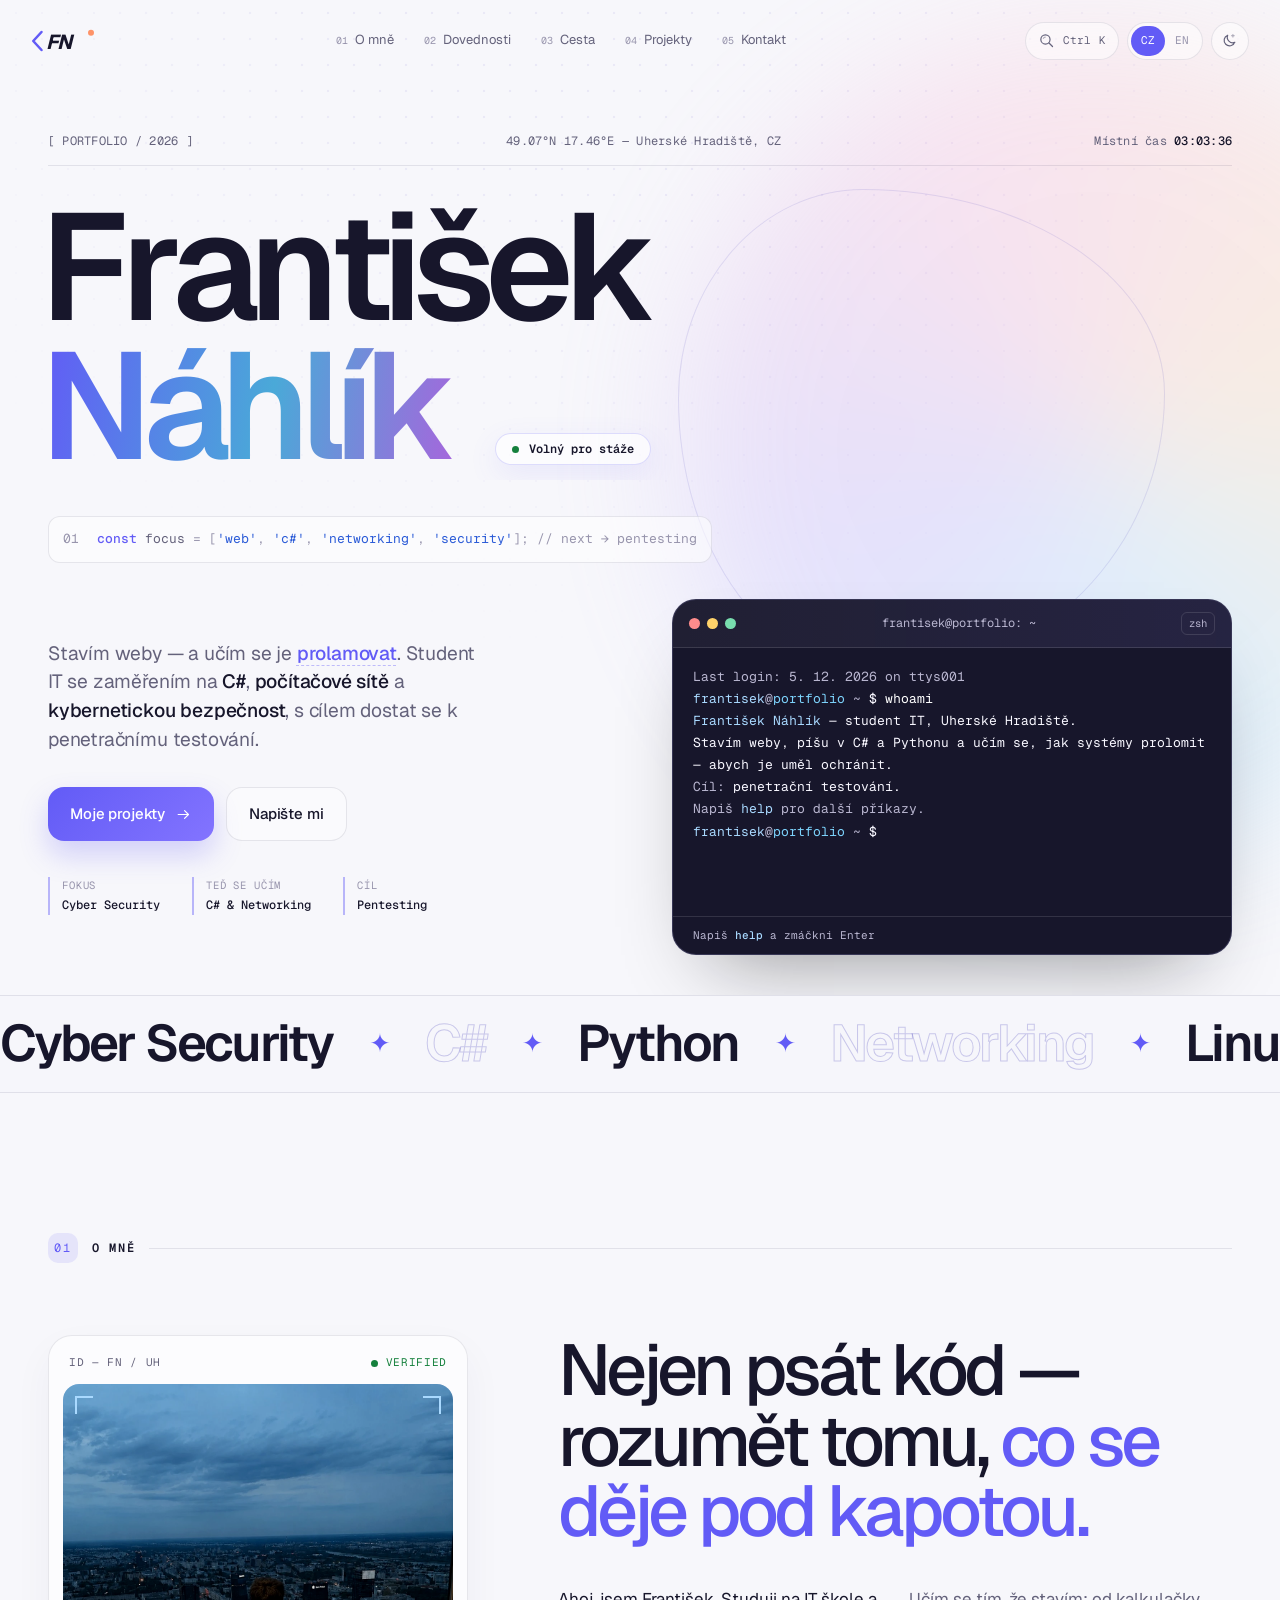
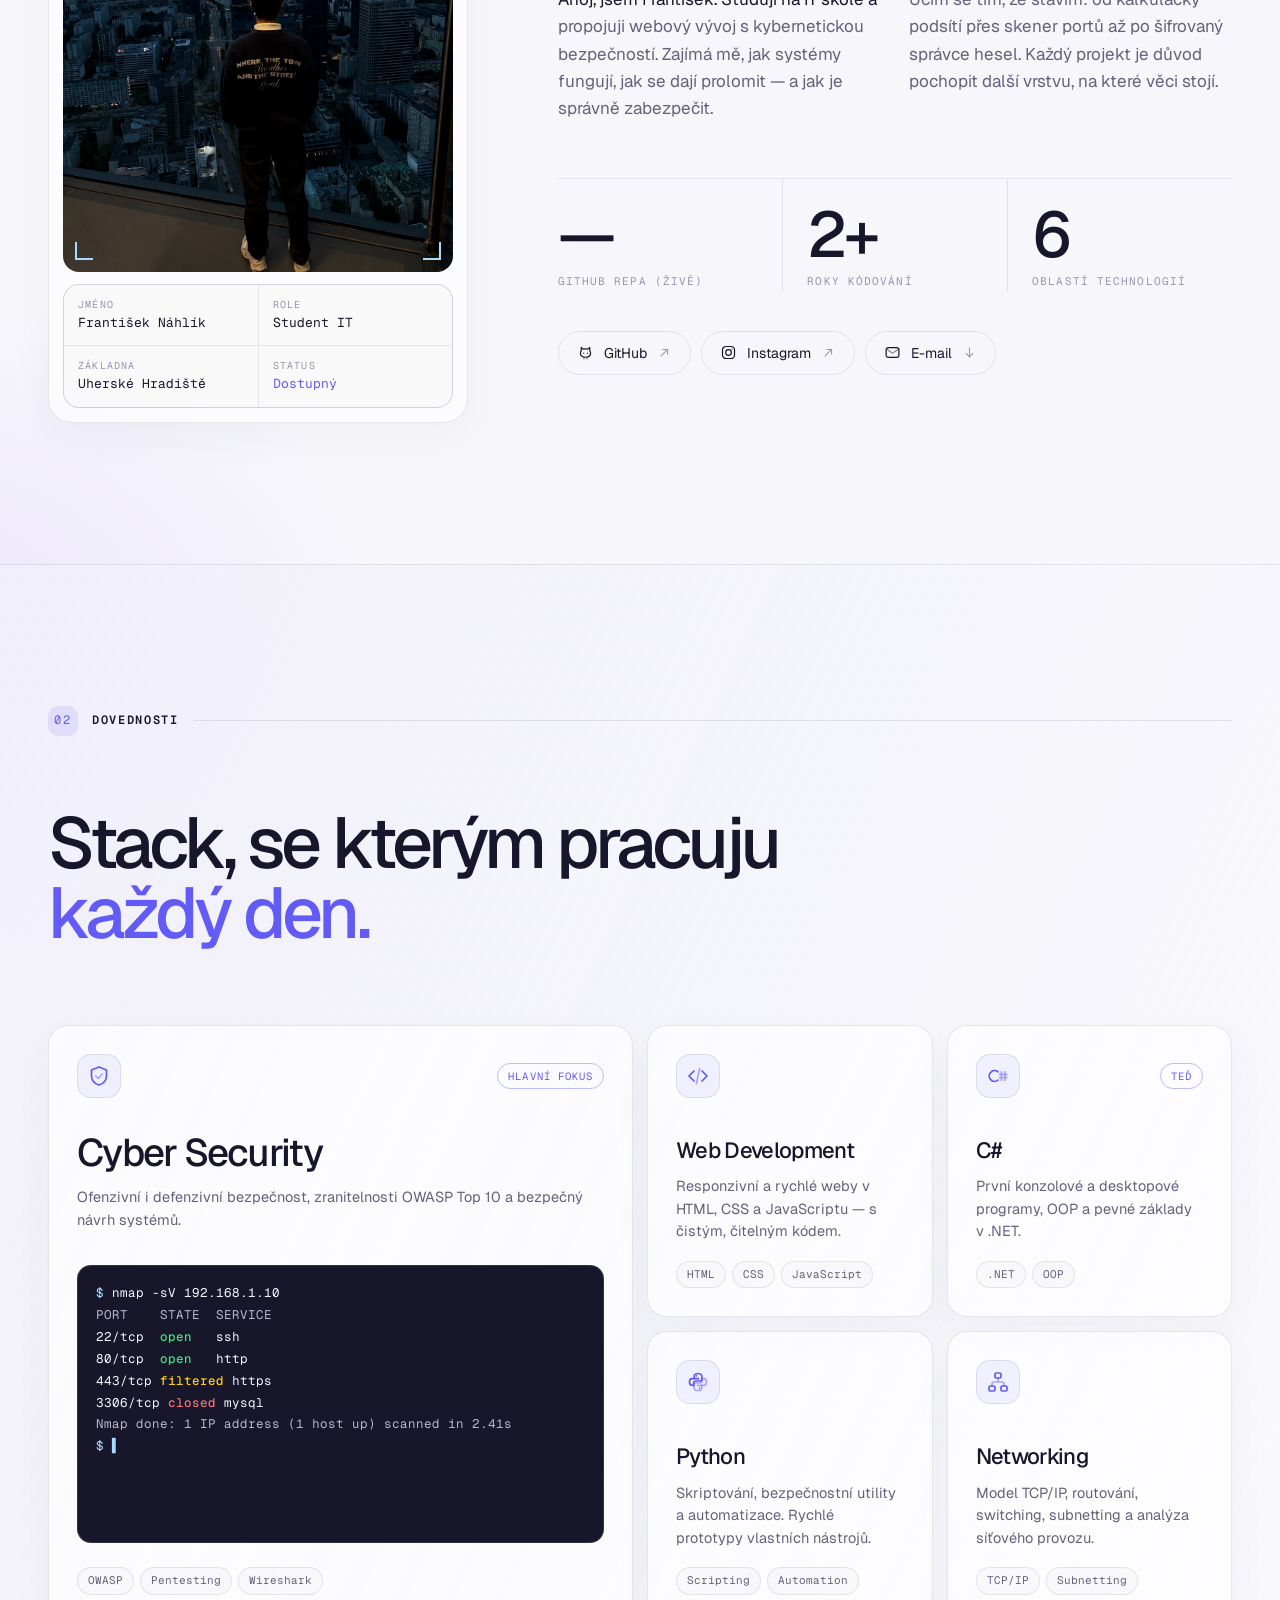
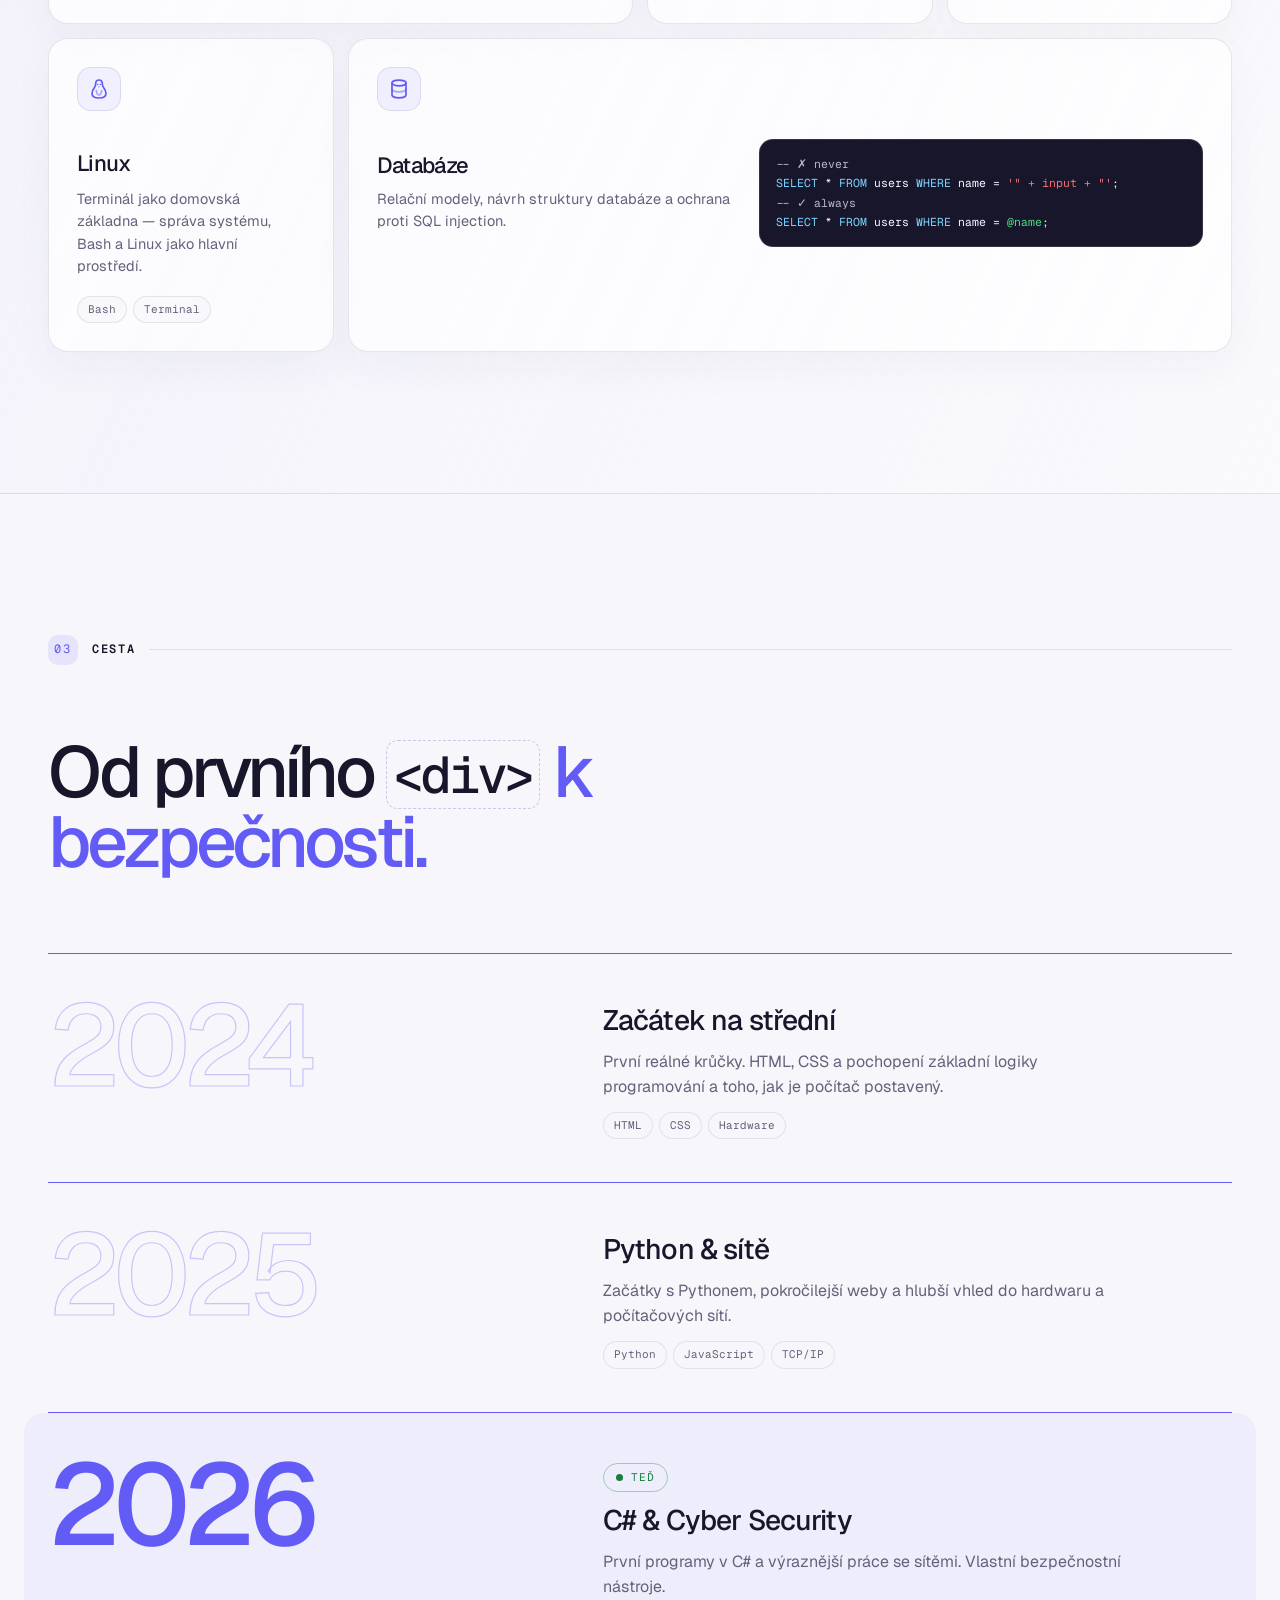
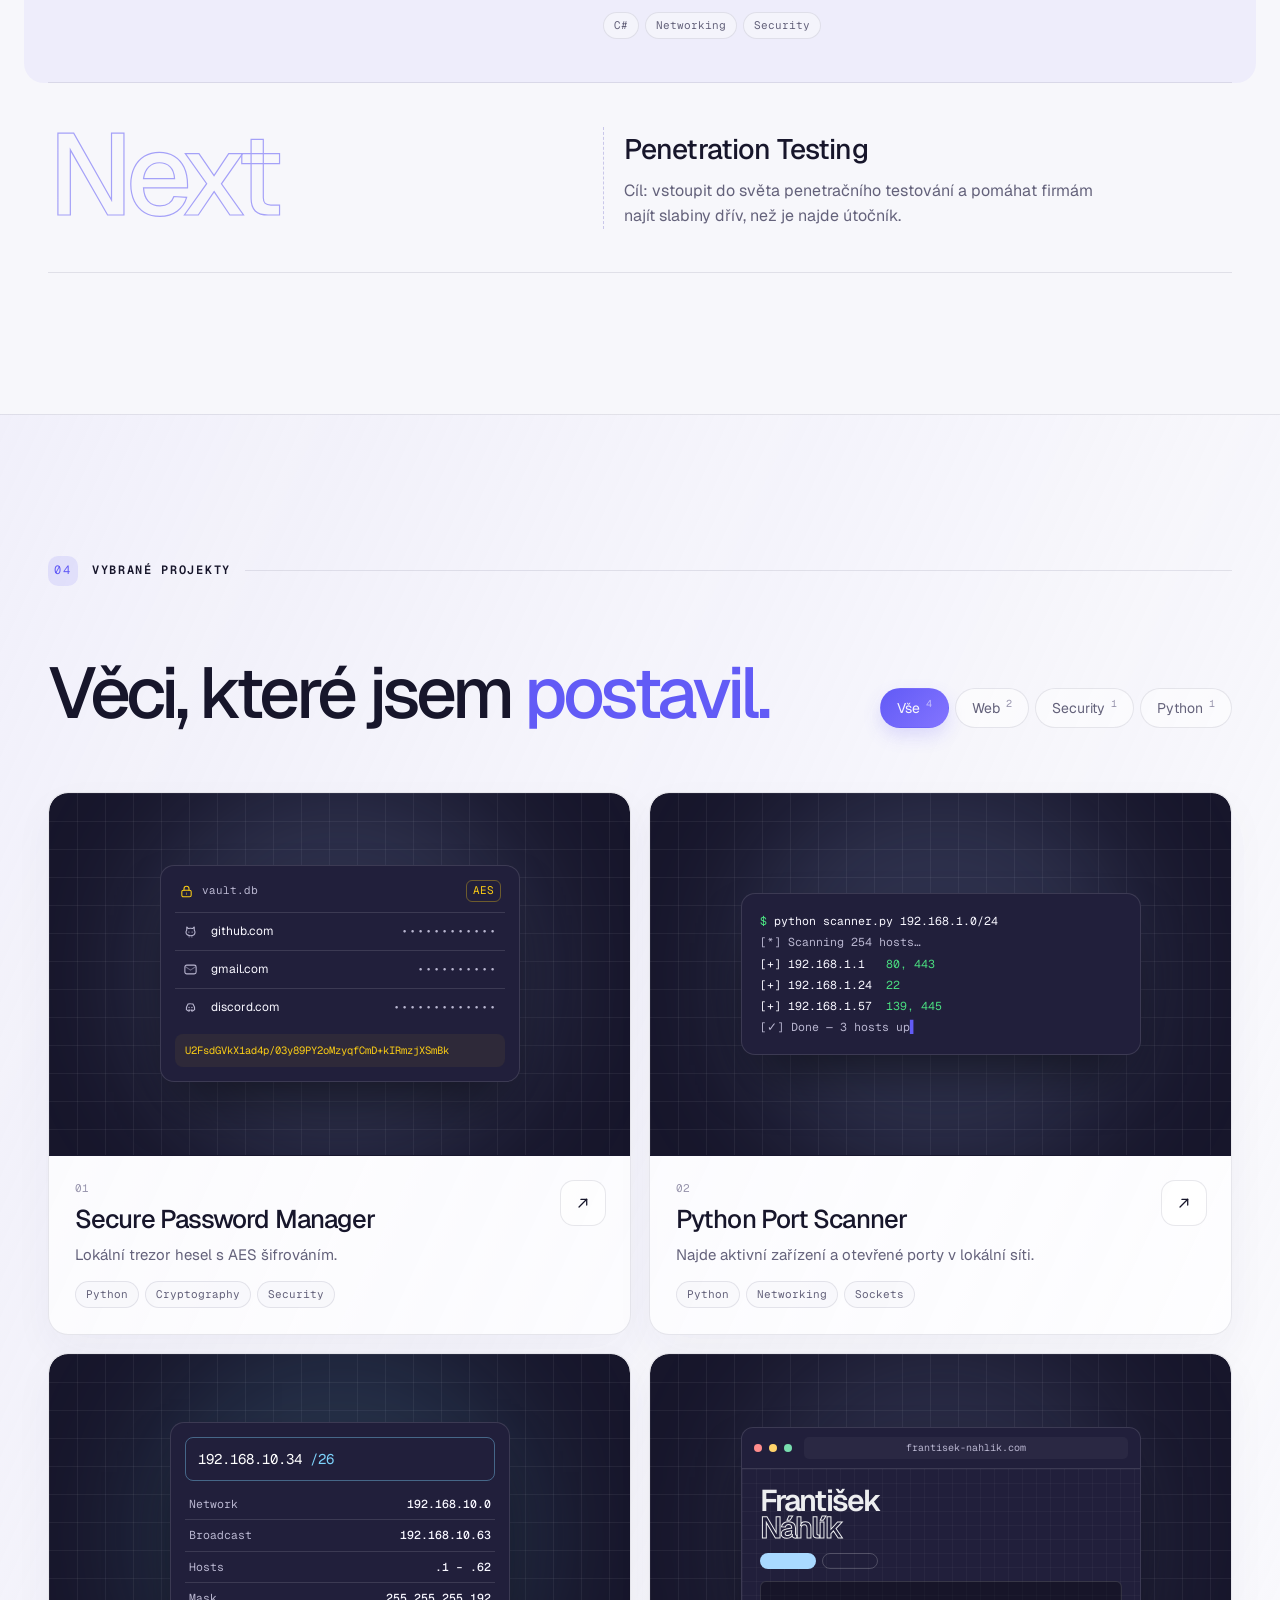
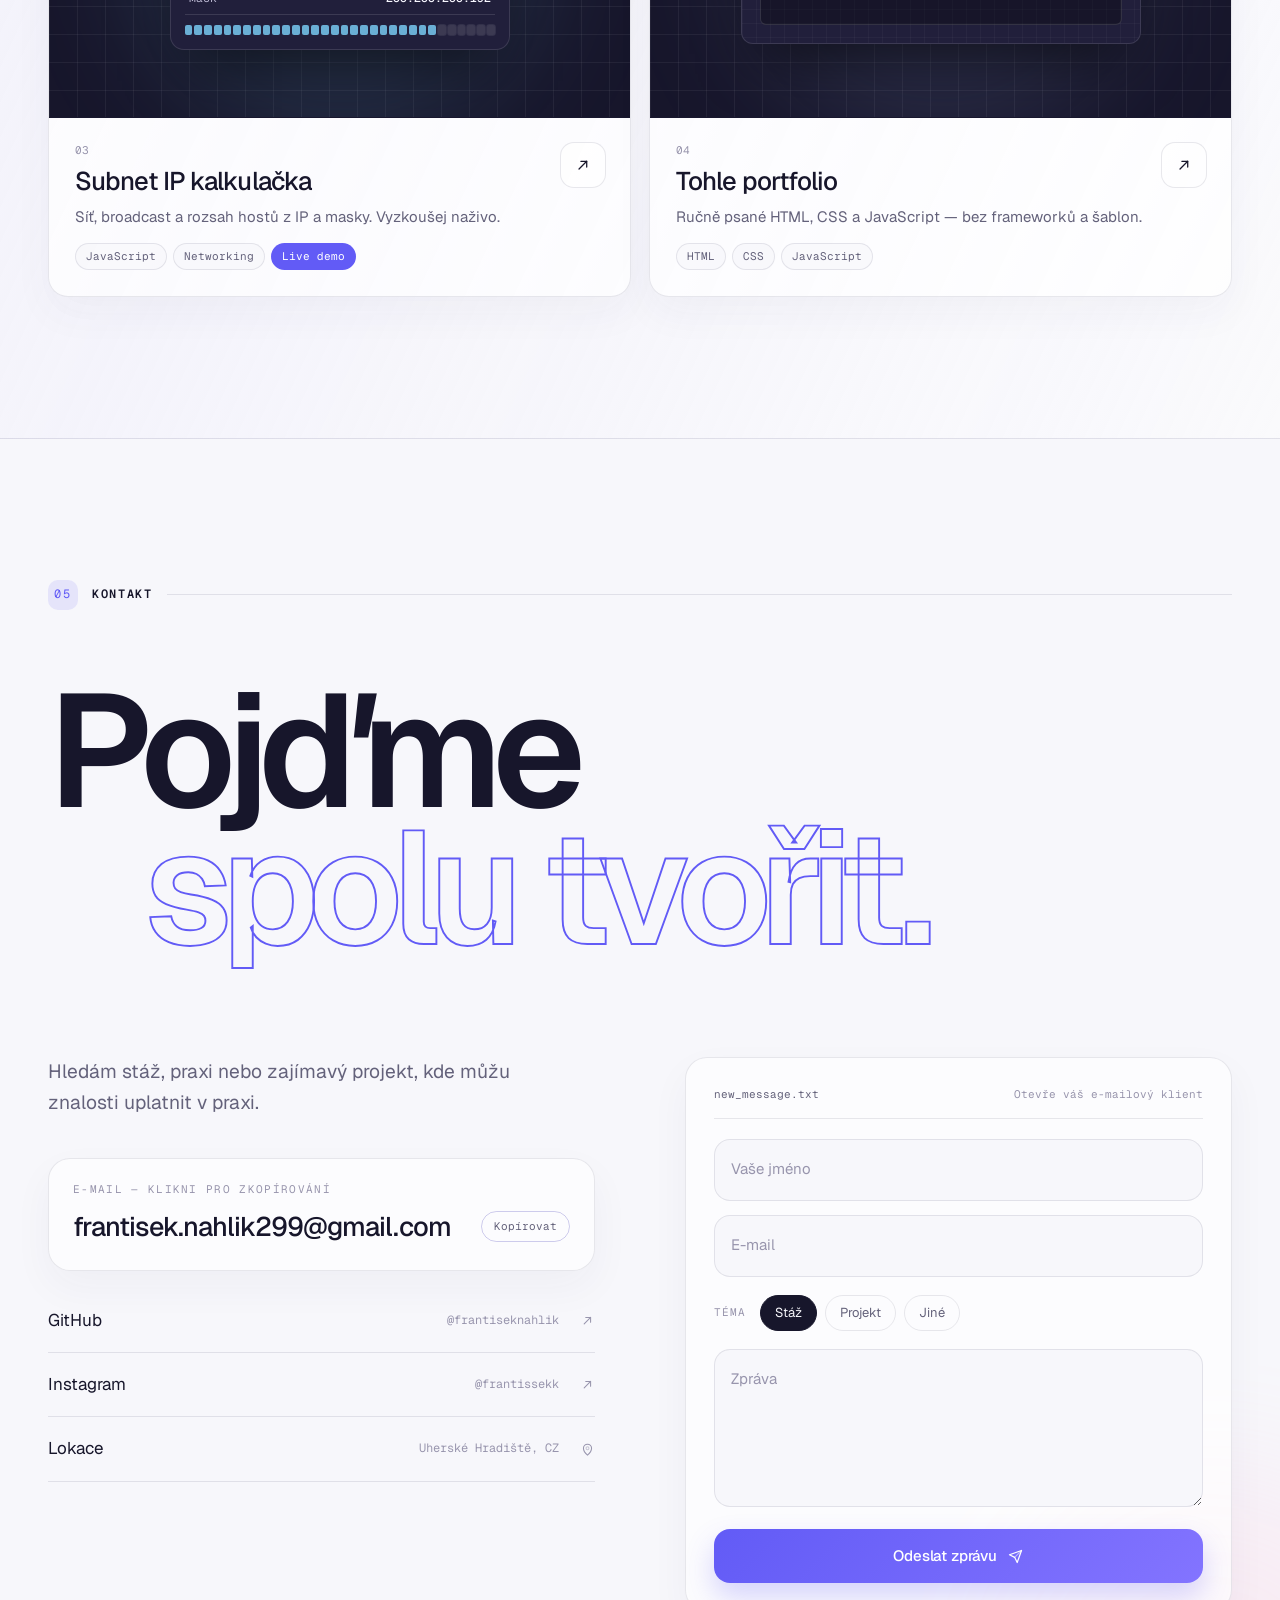
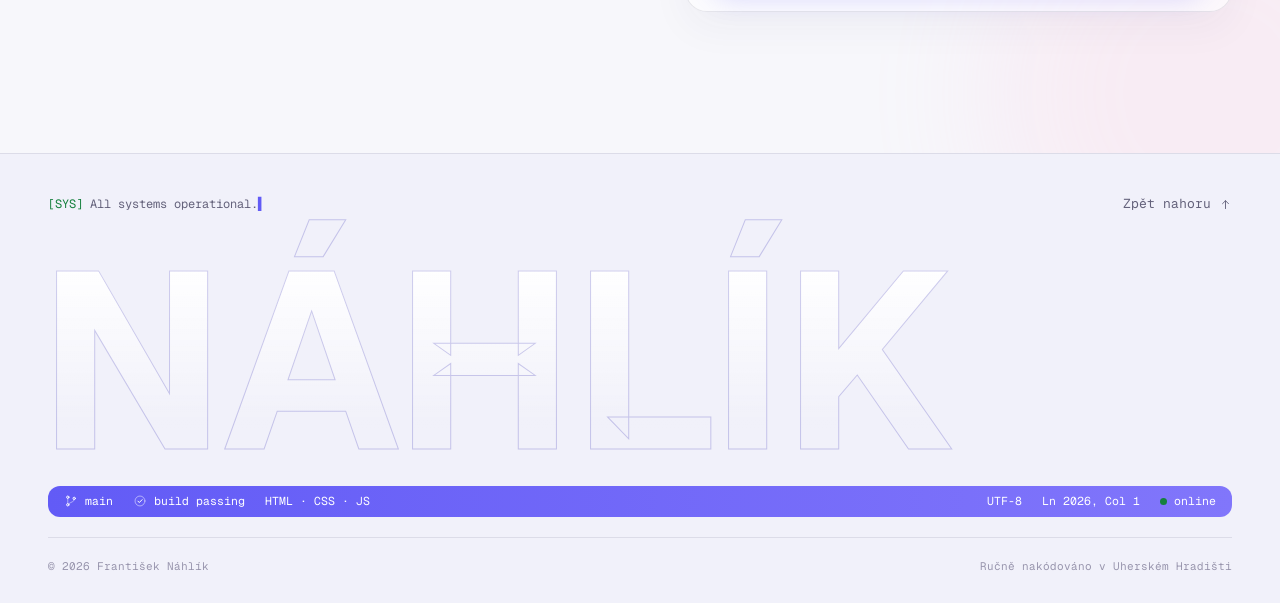
<file: index.html>
<!DOCTYPE html>
<html lang="cs" data-theme="light">

<head>
    <meta charset="UTF-8">
    <meta name="viewport" content="width=device-width, initial-scale=1.0">
    <title>František Náhlík — Developer & Cyber Security</title>
    <meta name="description"
        content="František Náhlík — student IT z Uherského Hradiště. Web development, C#, Python, počítačové sítě a kybernetická bezpečnost.">
    <meta name="author" content="František Náhlík">
    <meta name="theme-color" content="#f8f6f1">
    <link rel="canonical" href="https://frantisek-nahlik.com/">

    <meta property="og:type" content="website">
    <meta property="og:url" content="https://frantisek-nahlik.com/">
    <meta property="og:title" content="František Náhlík — Developer & Cyber Security">
    <meta property="og:description"
        content="Stavím weby a učím se je prolamovat. Web development, C#, sítě a kybernetická bezpečnost.">
    <meta property="og:image" content="https://frantisek-nahlik.com/images/profil-varsava.webp">
    <meta name="twitter:card" content="summary_large_image">

    <link rel="icon"
        href="data:image/svg+xml,%3Csvg xmlns='http://www.w3.org/2000/svg' viewBox='0 0 64 64'%3E%3Crect width='64' height='64' rx='14' fill='%23000080'/%3E%3Cpath d='M22 20 10 32l12 12' fill='none' stroke='%23ffffff' stroke-width='5' stroke-linecap='round' stroke-linejoin='round'/%3E%3Ctext x='37' y='42' font-family='monospace' font-weight='700' font-size='24' fill='%23ffffff' text-anchor='middle'%3EFN%3C/text%3E%3Ccircle cx='54' cy='18' r='4' fill='%23a9bfff'/%3E%3C/svg%3E">

    <link rel="preconnect" href="https://fonts.googleapis.com">
    <link rel="preconnect" href="https://fonts.gstatic.com" crossorigin>
    <link
        href="https://fonts.googleapis.com/css2?family=Geist:wght@300..800&family=Geist+Mono:wght@400;500&display=swap"
        rel="stylesheet">
    <link rel="stylesheet" href="style.css">

    <script>
        // Theme before paint — no flash
        document.documentElement.classList.add('js');
        try {
            const t = localStorage.getItem('fn-theme');
            if (t === 'light' || t === 'dark') document.documentElement.setAttribute('data-theme', t);
        } catch (e) { }
    </script>

    <script type="application/ld+json">
    {
        "@context": "https://schema.org",
        "@type": "Person",
        "name": "František Náhlík",
        "url": "https://frantisek-nahlik.com/",
        "jobTitle": "IT Student — Developer & Cyber Security",
        "address": { "@type": "PostalAddress", "addressLocality": "Uherské Hradiště", "addressCountry": "CZ" },
        "sameAs": ["https://github.com/frantiseknahlik", "https://www.instagram.com/frantissekk"]
    }
    </script>
</head>

<body>
    <!-- ============ ICON SPRITE — custom 24px line icons, secondary strokes at half opacity ============ -->
    <svg class="sprite" xmlns="http://www.w3.org/2000/svg" aria-hidden="true">
        <symbol id="i-arrow-right" viewBox="0 0 24 24"><path d="M4.5 12H19" /><path d="M13.5 6.5 19 12l-5.5 5.5" /></symbol>
        <symbol id="i-arrow-up" viewBox="0 0 24 24"><path d="M12 19.5V5" /><path d="M6.5 10.5 12 5l5.5 5.5" /></symbol>
        <symbol id="i-arrow-down" viewBox="0 0 24 24"><path d="M12 4.5V19" /><path d="M6.5 13.5 12 19l5.5-5.5" /></symbol>
        <symbol id="i-xmark" viewBox="0 0 24 24"><path d="m6.5 6.5 11 11M17.5 6.5l-11 11" /></symbol>
        <symbol id="i-envelope" viewBox="0 0 24 24"><rect x="3" y="5" width="18" height="14" rx="3" /><path opacity=".5" d="m4 7.5 8 5.5 8-5.5" /></symbol>
        <symbol id="i-paper-plane" viewBox="0 0 24 24"><path d="M20.5 3.5 14.4 20.5l-3.6-7.3-7.3-3.6 17-6.1Z" /><path opacity=".5" d="m20.5 3.5-9.7 9.7" /></symbol>
        <symbol id="i-copy" viewBox="0 0 24 24"><rect x="8.5" y="8.5" width="12" height="12" rx="2.5" /><path opacity=".5" d="M15.5 8.5V6A2.5 2.5 0 0 0 13 3.5H6A2.5 2.5 0 0 0 3.5 6v7A2.5 2.5 0 0 0 6 15.5h2.5" /></symbol>
        <symbol id="i-sun" viewBox="0 0 24 24"><circle cx="12" cy="12" r="4" /><path opacity=".5" d="M12 2.5v2M12 19.5v2M2.5 12h2M19.5 12h2M5.3 5.3l1.4 1.4M17.3 17.3l1.4 1.4M5.3 18.7l1.4-1.4M17.3 6.7l1.4-1.4" /></symbol>
        <symbol id="i-moon" viewBox="0 0 24 24"><path d="M19.5 14.6A7.8 7.8 0 0 1 9.4 4.5a7.8 7.8 0 1 0 10.1 10.1Z" /><path opacity=".5" d="M16.8 3.5v3.4M15.1 5.2h3.4" /></symbol>
        <symbol id="i-circle-half-stroke" viewBox="0 0 24 24"><circle cx="12" cy="12" r="8.5" /><path d="M12 3.5v17a8.5 8.5 0 0 0 0-17Z" fill="currentColor" stroke="none" opacity=".5" /></symbol>
        <symbol id="i-magnifying-glass" viewBox="0 0 24 24"><circle cx="10.5" cy="10.5" r="6.5" /><path d="m15.5 15.5 5 5" /><path opacity=".5" d="M7.6 9a3.2 3.2 0 0 1 2.6-1.9" /></symbol>
        <symbol id="i-location-dot" viewBox="0 0 24 24"><path d="M12 21s-6.5-5.6-6.5-11a6.5 6.5 0 0 1 13 0c0 5.4-6.5 11-6.5 11Z" /><circle opacity=".5" cx="12" cy="10" r="2.3" /></symbol>
        <symbol id="i-lock" viewBox="0 0 24 24"><rect x="4.5" y="10" width="15" height="10.5" rx="2.5" /><path d="M8 10V7.5a4 4 0 0 1 8 0V10" /><path opacity=".5" d="M12 14.2v2.4" /></symbol>
        <symbol id="i-shield-halved" viewBox="0 0 24 24"><path d="M12 3 4.5 6v5.5c0 4.6 3.1 8.2 7.5 9.5 4.4-1.3 7.5-4.9 7.5-9.5V6L12 3Z" /><path opacity=".5" d="m8.8 12 2.3 2.3 4.2-4.3" /></symbol>
        <symbol id="i-terminal" viewBox="0 0 24 24"><rect x="3" y="4.5" width="18" height="15" rx="3" /><path d="m7.5 9.5 3 2.5-3 2.5" /><path opacity=".5" d="M12.5 15h4" /></symbol>
        <symbol id="i-code" viewBox="0 0 24 24"><path d="M8 7 3 12l5 5M16 7l5 5-5 5" /><path opacity=".5" d="m13.6 4.5-3.2 15" /></symbol>
        <symbol id="i-hashtag" viewBox="0 0 24 24"><path d="M12 7.8a5.4 5.4 0 1 0 0 8.4" /><path opacity=".55" d="M15.4 7.8v8.4M19 7.8v8.4M13.6 10.4h7.2M13.6 13.6h7.2" /></symbol>
        <symbol id="i-network-wired" viewBox="0 0 24 24"><rect x="9" y="3" width="6" height="5" rx="1.3" /><rect x="3" y="16" width="6" height="5" rx="1.3" /><rect x="15" y="16" width="6" height="5" rx="1.3" /><path opacity=".5" d="M12 8v4M6 16v-2a2 2 0 0 1 2-2h8a2 2 0 0 1 2 2v2" /></symbol>
        <symbol id="i-database" viewBox="0 0 24 24"><ellipse cx="12" cy="6" rx="7" ry="2.8" /><path d="M5 6v12c0 1.5 3.1 2.8 7 2.8s7-1.3 7-2.8V6" /><path opacity=".5" d="M5 12c0 1.5 3.1 2.8 7 2.8s7-1.3 7-2.8" /></symbol>
        <symbol id="i-calculator" viewBox="0 0 24 24"><rect x="5" y="3" width="14" height="18" rx="3" /><rect opacity=".5" x="8" y="6" width="8" height="3.5" rx="1" /><path stroke-width="2.4" d="M8.6 13.6h.01M12 13.6h.01M15.4 13.6h.01M8.6 17h.01M12 17h.01M15.4 17h.01" /></symbol>
        <symbol id="i-code-branch" viewBox="0 0 24 24"><circle cx="6.5" cy="5.5" r="2" /><circle cx="6.5" cy="18.5" r="2" /><circle cx="17.5" cy="7.5" r="2" /><path opacity=".5" d="M6.5 7.5v9M17.5 9.5c0 4-4.6 3.6-9.4 7.2" /></symbol>
        <symbol id="i-circle-check" viewBox="0 0 24 24"><circle opacity=".5" cx="12" cy="12" r="8.5" /><path d="m8.4 12.2 2.4 2.4 4.8-4.9" /></symbol>
        <symbol id="i-user" viewBox="0 0 24 24"><circle cx="12" cy="8" r="4" /><path opacity=".5" d="M4.5 20.5c.8-3.6 3.8-6 7.5-6s6.7 2.4 7.5 6" /></symbol>
        <symbol id="i-layer-group" viewBox="0 0 24 24"><path d="m12 3.5 8.5 4.5-8.5 4.5L3.5 8 12 3.5Z" /><path opacity=".5" d="m3.5 12 8.5 4.5 8.5-4.5M3.5 16l8.5 4.5 8.5-4.5" /></symbol>
        <symbol id="i-route" viewBox="0 0 24 24"><circle cx="6" cy="18" r="2.5" /><circle cx="18" cy="6" r="2.5" /><path opacity=".5" d="M8.5 18h7a3 3 0 0 0 0-6h-7a3 3 0 0 1 0-6h7" /></symbol>
        <symbol id="i-briefcase" viewBox="0 0 24 24"><rect x="3" y="7" width="18" height="13" rx="3" /><path d="M8.5 7V5.5A1.5 1.5 0 0 1 10 4h4a1.5 1.5 0 0 1 1.5 1.5V7" /><path opacity=".5" d="M3 12.5h18M12 11v3" /></symbol>
        <symbol id="i-language" viewBox="0 0 24 24"><circle cx="12" cy="12" r="8.5" /><path opacity=".5" d="M3.5 12h17M12 3.5c2.3 2.3 3.4 5.2 3.4 8.5s-1.1 6.2-3.4 8.5M12 3.5C9.7 5.8 8.6 8.7 8.6 12s1.1 6.2 3.4 8.5" /></symbol>
        <symbol id="i-github" viewBox="0 0 24 24"><path d="M6 4.8l2.7 2.5A9 9 0 0 1 12 6.8a9 9 0 0 1 3.3.5L18 4.8v4.9c.8 1 1.2 2.1 1.2 3.4 0 3.6-3.2 5.6-7.2 5.6s-7.2-2-7.2-5.6c0-1.3.4-2.4 1.2-3.4Z" /><path opacity=".5" d="M9.8 18.6v2.6M14.2 18.6v2.6" /><circle cx="9.4" cy="12.9" r=".9" fill="currentColor" stroke="none" /><circle cx="14.6" cy="12.9" r=".9" fill="currentColor" stroke="none" /></symbol>
        <symbol id="i-instagram" viewBox="0 0 24 24"><rect x="3.5" y="3.5" width="17" height="17" rx="5" /><circle cx="12" cy="12" r="4" /><circle cx="17" cy="7" r="1" fill="currentColor" stroke="none" opacity=".6" /></symbol>
        <symbol id="i-discord" viewBox="0 0 24 24"><path d="M8 6.5A12.6 12.6 0 0 1 12 6c1.4 0 2.7.2 4 .5 1.9 2.6 2.8 5.6 2.6 9a12 12 0 0 1-4.3 2.3l-1-1.7M8 6.5c-1.9 2.6-2.8 5.6-2.6 9a12 12 0 0 0 4.3 2.3l1-1.7" /><path opacity=".5" d="M8.5 15.6c2.3 1 4.7 1 7 0" /><circle cx="9.7" cy="12" r="1.1" fill="currentColor" stroke="none" /><circle cx="14.3" cy="12" r="1.1" fill="currentColor" stroke="none" /></symbol>
        <symbol id="i-python" viewBox="0 0 24 24"><path d="M15.8 8.4V6.3c0-1.8-1.6-2.8-3.8-2.8s-3.8.9-3.8 2.8v2.4h4.4" /><path d="M8.2 8.7H6.1c-1.6 0-2.6 1.4-2.6 3.3s1 3.3 2.6 3.3h1.6v-2.1c0-1.2 1-2.2 2.2-2.2h4.2c1 0 1.7-.8 1.7-1.7" /><path opacity=".5" d="M8.2 15.6v2.1c0 1.8 1.6 2.8 3.8 2.8s3.8-.9 3.8-2.8v-2.4h-4.4" /><path opacity=".5" d="M15.8 15.3h2.1c1.6 0 2.6-1.4 2.6-3.3s-1-3.3-2.6-3.3h-1.6v2.1c0 1.2-1 2.2-2.2 2.2H9.9c-1 0-1.7.8-1.7 1.7" /><circle cx="10.4" cy="5.9" r=".8" fill="currentColor" stroke="none" /><circle cx="13.6" cy="18.1" r=".8" fill="currentColor" stroke="none" /></symbol>
        <symbol id="i-linux" viewBox="0 0 24 24"><path d="M12 3c-2.2 0-3.4 1.8-3.4 4.2 0 1.4-.4 2.4-1.3 3.6C5.9 12.6 5 14.6 5 16.5 5 19.1 7.4 21 12 21s7-1.9 7-4.5c0-1.9-.9-3.9-2.3-5.7-.9-1.2-1.3-2.2-1.3-3.6C15.4 4.8 14.2 3 12 3Z" /><path opacity=".5" d="M9.3 13.6c.4 2.6 1.3 4.4 2.7 4.4s2.3-1.8 2.7-4.4" /><circle cx="10.6" cy="7.4" r=".75" fill="currentColor" stroke="none" /><circle cx="13.4" cy="7.4" r=".75" fill="currentColor" stroke="none" /><path d="M11 9.4h2l-1 1.1Z" fill="currentColor" stroke="none" /></symbol>
    </svg>

    <a class="skip-link" href="#about" data-en="Skip to content">Přeskočit na obsah</a>
    <div class="progress" id="progress" aria-hidden="true"></div>

    <!-- ============ NAV ============ -->
    <header class="nav" id="nav">
        <div class="nav-inner wrap">
            <a href="#top" class="logo" aria-label="František Náhlík — domů">
                <svg viewBox="0 0 88 40" aria-hidden="true">
                    <path d="M14 8 3 20l11 12" class="logo-chev" />
                    <text x="20" y="30" class="logo-fn">FN</text>
                    <circle cx="80" cy="9" r="4" class="logo-dot" />
                </svg>
            </a>

            <nav class="nav-links" id="nav-links" aria-label="Hlavní navigace">
                <a href="#about" class="nav-link"><span class="nav-num">01</span><span data-en="About">O mně</span></a>
                <a href="#skills" class="nav-link"><span class="nav-num">02</span><span
                        data-en="Skills">Dovednosti</span></a>
                <a href="#journey" class="nav-link"><span class="nav-num">03</span><span
                        data-en="Journey">Cesta</span></a>
                <a href="#work" class="nav-link"><span class="nav-num">04</span><span data-en="Work">Projekty</span></a>
                <a href="#contact" class="nav-link"><span class="nav-num">05</span><span
                        data-en="Contact">Kontakt</span></a>
            </nav>

            <div class="nav-actions">
                <button class="kbd-btn" id="cmd-open" aria-label="Otevřít příkazovou paletu">
                    <svg class="ic" aria-hidden="true"><use href="#i-magnifying-glass"/></svg><kbd>Ctrl K</kbd>
                </button>
                <div class="lang" role="group" aria-label="Jazyk">
                    <button class="lang-btn is-active" data-lang="cz">CZ</button>
                    <button class="lang-btn" data-lang="en">EN</button>
                </div>
                <button class="icon-btn" id="theme-btn" aria-label="Přepnout motiv">
                    <svg class="ic" id="theme-icon" aria-hidden="true"><use href="#i-sun"/></svg>
                </button>
                <button class="burger" id="burger" aria-label="Menu" aria-expanded="false" aria-controls="nav-links">
                    <span></span><span></span>
                </button>
            </div>
        </div>
    </header>

    <main id="top">

        <!-- ============ HERO ============ -->
        <section class="hero" id="hero">

            <div class="wrap hero-inner">
                <div class="hero-meta mono">
                    <span>[ PORTFOLIO / 2026 ]</span>
                    <span class="hide-sm">49.07°N 17.46°E — Uherské Hradiště, CZ</span>
                    <span><span data-en="Local time">Místní čas</span> <b id="clock">--:--:--</b></span>
                </div>

                <h1 class="hero-title" aria-label="František Náhlík">
                    <span class="ht-line"><span class="split">František</span></span>
                    <span class="ht-line ht-second">
                        <span class="split outline">Náhlík</span>
                        <span class="ht-badge mono">
                            <span class="pulse"></span>
                            <span data-en="Open to internships">Volný pro stáže</span>
                        </span>
                    </span>
                </h1>

                <div class="code-line mono hero-code" aria-hidden="true">
                    <span class="ln">01</span>
                    <span><span class="tok-k">const</span> focus <span class="tok-p">=</span> <span
                            class="tok-p">[</span><span class="tok-s">'web'</span><span class="tok-p">,</span> <span
                            class="tok-s">'c#'</span><span class="tok-p">,</span> <span
                            class="tok-s">'networking'</span><span class="tok-p">,</span> <span
                            class="tok-s">'security'</span><span class="tok-p">];</span> <span class="tok-c">// next →
                            pentesting</span></span>
                </div>

                <div class="hero-grid">
                    <div class="hero-copy">
                        <p class="hero-lead" data-en="I build websites — and learn how to <em>break</em> them. IT student focused on <b>C#</b>, <b>networks</b> and <b>cyber security</b>, heading towards penetration testing.">
                            Stavím weby — a učím se je <em>prolamovat</em>. Student IT se zaměřením na <b>C#</b>,
                            <b>počítačové sítě</b> a <b>kybernetickou bezpečnost</b>, s cílem dostat se k penetračnímu
                            testování.
                        </p>
                        <div class="hero-cta">
                            <a href="#work" class="btn btn-accent magnetic">
                                <span data-en="See my work">Moje projekty</span>
                                <svg class="ic" aria-hidden="true"><use href="#i-arrow-right"/></svg>
                            </a>
                            <a href="#contact" class="btn btn-line magnetic">
                                <span data-en="Get in touch">Napište mi</span>
                            </a>
                        </div>
                        <ul class="hero-facts mono">
                            <li><span data-en="Focus">Fokus</span><b>Cyber Security</b></li>
                            <li><span data-en="Now learning">Teď se učím</span><b>C# & Networking</b></li>
                            <li><span data-en="Goal">Cíl</span><b>Pentesting</b></li>
                        </ul>
                    </div>

                    <!-- Interactive terminal -->
                    <div class="term" id="term" role="region" aria-label="Interaktivní terminál">
                        <div class="term-bar">
                            <span class="dots"><i></i><i></i><i></i></span>
                            <span class="term-title mono">frantisek@portfolio: ~</span>
                            <span class="term-tag mono">zsh</span>
                        </div>
                        <div class="term-body mono" id="term-body" tabindex="0">
                            <div id="term-out"></div>
                            <form class="term-line" id="term-form" autocomplete="off">
                                <label for="term-input" class="prompt"><span class="p-user">frantisek</span><span
                                        class="p-at">@</span><span class="p-host">portfolio</span> <span
                                        class="p-path">~</span> <span class="p-sign">$</span></label>
                                <input id="term-input" type="text" spellcheck="false" autocapitalize="off"
                                    aria-label="Zadej příkaz">
                            </form>
                        </div>
                        <div class="term-hint mono" data-en="Type <b>help</b> and press Enter">Napiš <b>help</b> a zmáčkni
                            Enter</div>
                    </div>
                </div>
            </div>

            <a href="#about" class="scroll-cue mono" aria-label="Scroll">
                <span data-en="Scroll">Scroll</span>
                <span class="cue-line"></span>
            </a>
        </section>

        <!-- ============ TICKER ============ -->
        <div class="ticker" aria-hidden="true">
            <div class="ticker-track">
                <div class="ticker-row">
                    <span>Cyber Security</span><i>✦</i><span>C#</span><i>✦</i><span>Python</span><i>✦</i>
                    <span>Networking</span><i>✦</i><span>Linux</span><i>✦</i><span>Web Development</span><i>✦</i>
                    <span>SQL</span><i>✦</i><span>Clean Code</span><i>✦</i>
                </div>
                <div class="ticker-row">
                    <span>Cyber Security</span><i>✦</i><span>C#</span><i>✦</i><span>Python</span><i>✦</i>
                    <span>Networking</span><i>✦</i><span>Linux</span><i>✦</i><span>Web Development</span><i>✦</i>
                    <span>SQL</span><i>✦</i><span>Clean Code</span><i>✦</i>
                </div>
            </div>
        </div>

        <!-- ============ ABOUT ============ -->
        <section class="section" id="about">
            <div class="wrap">
                <div class="sec-head reveal">
                    <span class="sec-idx mono">01</span>
                    <span class="sec-label mono" data-en="About">O mně</span>
                    <span class="sec-rule"></span>
                </div>

                <div class="about">
                    <figure class="dossier reveal">
                        <div class="dossier-top mono">
                            <span>ID — FN / UH</span>
                            <span class="ok"><span class="pulse"></span> VERIFIED</span>
                        </div>
                        <div class="dossier-photo">
                            <img src="images/profil-varsava.webp" alt="František Náhlík s výhledem na město za soumraku" width="1086" height="1448"
                                loading="lazy">
                            <span class="scan" aria-hidden="true"></span>
                            <span class="corner c1"></span><span class="corner c2"></span>
                            <span class="corner c3"></span><span class="corner c4"></span>
                        </div>                        <dl class="dossier-data mono">
                            <div>
                                <dt data-en="Name">Jméno</dt>
                                <dd>František Náhlík</dd>
                            </div>
                            <div>
                                <dt data-en="Role">Role</dt>
                                <dd data-en="IT student">Student IT</dd>
                            </div>
                            <div>
                                <dt data-en="Base">Základna</dt>
                                <dd>Uherské Hradiště</dd>
                            </div>
                            <div>
                                <dt>Status</dt>
                                <dd class="accent" data-en="Available">Dostupný</dd>
                            </div>
                        </dl>
                    </figure>

                    <div class="about-copy">
                        <h2 class="display reveal" data-en="Not just writing code — understanding <em>what happens under the hood.</em>">
                            Nejen psát kód — rozumět tomu, <em>co se děje pod kapotou.</em>
                        </h2>
                        <div class="about-text reveal">
                            <p data-en="Hi, I'm František. I study at an IT school and I bridge web development with cyber security. I'm interested in how systems work, how they can be broken — and how to secure them properly.">
                                Ahoj, jsem František. Studuji na IT škole a propojuji webový vývoj s kybernetickou
                                bezpečností. Zajímá mě, jak systémy fungují, jak se dají prolomit — a jak je správně
                                zabezpečit.
                            </p>
                            <p data-en="I learn by building: from a subnet calculator and a port scanner to an encrypted password manager. Each project is a reason to understand one more layer of the stack.">
                                Učím se tím, že stavím: od kalkulačky podsítí přes skener portů až po šifrovaný správce
                                hesel. Každý projekt je důvod pochopit další vrstvu, na které věci stojí.
                            </p>
                        </div>

                        <div class="stats reveal">
                            <div class="stat">
                                <span class="stat-num" id="repo-count" data-count="0">—</span>
                                <span class="stat-label mono" data-en="GitHub repos (live)">GitHub repa (živě)</span>
                            </div>
                            <div class="stat">
                                <span class="stat-num"><span class="count" data-count="2">0</span>+</span>
                                <span class="stat-label mono" data-en="Years of coding">Roky kódování</span>
                            </div>
                            <div class="stat">
                                <span class="stat-num"><span class="count" data-count="6">0</span></span>
                                <span class="stat-label mono" data-en="Tech areas">Oblastí technologií</span>
                            </div>
                        </div>

                        <div class="socials reveal">
                            <a href="https://github.com/frantiseknahlik" target="_blank" rel="noopener"
                                class="social"><svg class="ic" aria-hidden="true"><use href="#i-github"/></svg> GitHub <svg class="ic i-diag" aria-hidden="true"><use href="#i-arrow-right"/></svg></a>
                            <a href="https://www.instagram.com/frantissekk" target="_blank" rel="noopener"
                                class="social"><svg class="ic" aria-hidden="true"><use href="#i-instagram"/></svg> Instagram <svg class="ic i-diag" aria-hidden="true"><use href="#i-arrow-right"/></svg></a>
                            <a href="#contact" class="social"><svg class="ic" aria-hidden="true"><use href="#i-envelope"/></svg> E-mail <svg class="ic" aria-hidden="true"><use href="#i-arrow-down"/></svg></a>
                        </div>
                    </div>
                </div>
            </div>
        </section>

        <!-- ============ SKILLS ============ -->
        <section class="section section-alt" id="skills">
            <div class="wrap">
                <div class="sec-head reveal">
                    <span class="sec-idx mono">02</span>
                    <span class="sec-label mono" data-en="Skills">Dovednosti</span>
                    <span class="sec-rule"></span>
                </div>
                <h2 class="display sec-title reveal" data-en="The stack I work with <em>every day.</em>">Stack, se kterým
                    pracuju <em>každý den.</em></h2>

                <div class="bento">
                    <article class="cell cell-feature reveal">
                        <div class="cell-head">
                            <span class="cell-ico"><svg class="ic" aria-hidden="true"><use href="#i-shield-halved"/></svg></span>
                            <span class="cell-tag mono" data-en="Main focus">Hlavní fokus</span>
                        </div>
                        <h3>Cyber Security</h3>
                        <p data-en="Offensive and defensive security, OWASP Top 10 vulnerabilities and secure system design.">
                            Ofenzivní i defenzivní bezpečnost, zranitelnosti OWASP Top 10 a bezpečný návrh systémů.</p>
                        <div class="scan-demo mono" aria-hidden="true">
                            <div class="sd-line"><span class="sd-p">$</span> nmap -sV 192.168.1.10</div>
                            <div class="sd-line sd-dim">PORT&nbsp;&nbsp;&nbsp;&nbsp;STATE&nbsp;&nbsp;SERVICE</div>
                            <div class="sd-line">22/tcp&nbsp;&nbsp;<b class="g">open</b>&nbsp;&nbsp;&nbsp;ssh</div>
                            <div class="sd-line">80/tcp&nbsp;&nbsp;<b class="g">open</b>&nbsp;&nbsp;&nbsp;http</div>
                            <div class="sd-line">443/tcp&nbsp;<b class="y">filtered</b> https</div>
                            <div class="sd-line">3306/tcp <b class="r">closed</b> mysql</div>
                            <div class="sd-line sd-dim">Nmap done: 1 IP address (1 host up) scanned in 2.41s</div>
                            <div class="sd-line"><span class="sd-p">$</span> <span class="caret">▍</span></div>
                        </div>
                        <div class="chips"><span>OWASP</span><span>Pentesting</span><span>Wireshark</span></div>
                    </article>

                    <article class="cell reveal">
                        <div class="cell-head"><span class="cell-ico"><svg class="ic" aria-hidden="true"><use href="#i-code"/></svg></span></div>
                        <h3>Web Development</h3>
                        <p data-en="Responsive, fast websites in HTML, CSS and JavaScript — with clean, readable code.">
                            Responzivní a rychlé weby v HTML, CSS a JavaScriptu — s čistým, čitelným kódem.</p>
                        <div class="chips"><span>HTML</span><span>CSS</span><span>JavaScript</span></div>
                    </article>

                    <article class="cell reveal">
                        <div class="cell-head"><span class="cell-ico"><svg class="ic" aria-hidden="true"><use href="#i-hashtag"/></svg></span><span
                                class="cell-tag mono live" data-en="Learning now">Teď</span></div>
                        <h3>C#</h3>
                        <p data-en="First desktop and console programs, OOP and building a solid foundation in .NET.">
                            První konzolové a desktopové programy, OOP a pevné základy v .NET.</p>
                        <div class="chips"><span>.NET</span><span>OOP</span></div>
                    </article>

                    <article class="cell reveal">
                        <div class="cell-head"><span class="cell-ico"><svg class="ic" aria-hidden="true"><use href="#i-python"/></svg></span></div>
                        <h3>Python</h3>
                        <p data-en="Scripting, security utilities and automation. Fast prototyping of my own tools.">
                            Skriptování, bezpečnostní utility a automatizace. Rychlé prototypy vlastních nástrojů.</p>
                        <div class="chips"><span>Scripting</span><span>Automation</span></div>
                    </article>

                    <article class="cell reveal">
                        <div class="cell-head"><span class="cell-ico"><svg class="ic" aria-hidden="true"><use href="#i-network-wired"/></svg></span>
                        </div>
                        <h3>Networking</h3>
                        <p data-en="TCP/IP model, routing, switching, subnetting and traffic analysis.">
                            Model TCP/IP, routování, switching, subnetting a analýza síťového provozu.</p>
                        <div class="chips"><span>TCP/IP</span><span>Subnetting</span></div>
                    </article>

                    <article class="cell reveal">
                        <div class="cell-head"><span class="cell-ico"><svg class="ic" aria-hidden="true"><use href="#i-linux"/></svg></span></div>
                        <h3>Linux</h3>
                        <p data-en="The terminal as home base — system administration, Bash and Linux as a primary environment.">
                            Terminál jako domovská základna — správa systému, Bash a Linux jako hlavní prostředí.</p>
                        <div class="chips"><span>Bash</span><span>Terminal</span></div>
                    </article>

                    <article class="cell cell-wide reveal">
                        <div class="cell-head"><span class="cell-ico"><svg class="ic" aria-hidden="true"><use href="#i-database"/></svg></span></div>
                        <div class="cell-split">
                            <div>
                                <h3 data-en="Databases">Databáze</h3>
                                <p data-en="Relational models, database design and protection against SQL injection.">
                                    Relační modely, návrh struktury databáze a ochrana proti SQL injection.</p>
                            </div>
                            <pre class="sql mono" aria-hidden="true"><span class="c">-- ✗ never</span>
<span class="k">SELECT</span> * <span class="k">FROM</span> users <span class="k">WHERE</span> name = <span class="r">'" + input + "'</span>;
<span class="c">-- ✓ always</span>
<span class="k">SELECT</span> * <span class="k">FROM</span> users <span class="k">WHERE</span> name = <span class="g">@name</span>;</pre>
                        </div>
                    </article>
                </div>
            </div>
        </section>

        <!-- ============ JOURNEY ============ -->
        <section class="section" id="journey">
            <div class="wrap">
                <div class="sec-head reveal">
                    <span class="sec-idx mono">03</span>
                    <span class="sec-label mono" data-en="Journey">Cesta</span>
                    <span class="sec-rule"></span>
                </div>
                <h2 class="display sec-title reveal" data-en="From the first <code>&lt;div&gt;</code> <em>to security.</em>">Od prvního <code>&lt;div&gt;</code> <em>k bezpečnosti.</em></h2>

                <ol class="timeline">
                    <li class="tl reveal">
                        <span class="tl-year">2024</span>
                        <div class="tl-body">
                            <h3 data-en="High school start">Začátek na střední</h3>
                            <p data-en="First real steps. HTML, CSS and understanding basic programming logic and how a computer is built.">
                                První reálné krůčky. HTML, CSS a pochopení základní logiky programování a toho, jak je
                                počítač postavený.</p>
                            <div class="chips"><span>HTML</span><span>CSS</span><span data-en="Hardware">Hardware</span>
                            </div>
                        </div>
                    </li>
                    <li class="tl reveal">
                        <span class="tl-year">2025</span>
                        <div class="tl-body">
                            <h3 data-en="Python & networks">Python & sítě</h3>
                            <p data-en="Getting started with Python, more advanced websites and a deeper look into hardware and computer networks.">
                                Začátky s Pythonem, pokročilejší weby a hlubší vhled do hardwaru a počítačových sítí.
                            </p>
                            <div class="chips"><span>Python</span><span>JavaScript</span><span>TCP/IP</span></div>
                        </div>
                    </li>
                    <li class="tl tl-now reveal">
                        <span class="tl-year">2026</span>
                        <div class="tl-body">
                            <span class="now-tag mono"><span class="pulse"></span> <span data-en="Now">Teď</span></span>
                            <h3>C# & Cyber Security</h3>
                            <p data-en="First C# programs and more serious work with networks. Building my own security tools.">
                                První programy v C# a výraznější práce se sítěmi. Vlastní bezpečnostní nástroje.</p>
                            <div class="chips"><span>C#</span><span>Networking</span><span>Security</span></div>
                        </div>
                    </li>
                    <li class="tl tl-next reveal">
                        <span class="tl-year">Next</span>
                        <div class="tl-body">
                            <h3>Penetration Testing</h3>
                            <p data-en="The goal: to enter the world of penetration testing and help companies find vulnerabilities before attackers do.">
                                Cíl: vstoupit do světa penetračního testování a pomáhat firmám najít slabiny dřív, než
                                je najde útočník.</p>
                        </div>
                    </li>
                </ol>
            </div>
        </section>

        <!-- ============ WORK ============ -->
        <section class="section section-alt" id="work">
            <div class="wrap">
                <div class="sec-head reveal">
                    <span class="sec-idx mono">04</span>
                    <span class="sec-label mono" data-en="Selected work">Vybrané projekty</span>
                    <span class="sec-rule"></span>
                </div>

                <div class="work-top">
                    <h2 class="display sec-title reveal" data-en="Things I've <em>built.</em>">Věci, které jsem
                        <em>postavil.</em></h2>
                    <div class="filters reveal" role="group" aria-label="Filtr projektů">
                        <button class="filter is-active" data-filter="all"><span data-en="All">Vše</span>
                            <sup>4</sup></button>
                        <button class="filter" data-filter="web">Web <sup>2</sup></button>
                        <button class="filter" data-filter="cyber">Security <sup>1</sup></button>
                        <button class="filter" data-filter="python">Python <sup>1</sup></button>
                    </div>
                </div>

                <div class="projects">
                    <!-- 01 Password manager -->
                    <article class="project reveal" data-cat="cyber" data-id="vault" tabindex="0" role="button"
                        aria-label="Secure Password Manager — detail">
                        <div class="pv pv-vault" aria-hidden="true">
                            <div class="vault">
                                <div class="vault-head"><svg class="ic" aria-hidden="true"><use href="#i-lock"/></svg> vault.db <span
                                        class="vault-badge">AES</span></div>
                                <div class="vault-row"><svg class="ic" aria-hidden="true"><use href="#i-github"/></svg><span>github.com</span><code
                                        class="pw">••••••••••••</code></div>
                                <div class="vault-row"><svg class="ic" aria-hidden="true"><use href="#i-envelope"/></svg><span>gmail.com</span><code
                                        class="pw">••••••••••</code></div>
                                <div class="vault-row"><svg class="ic" aria-hidden="true"><use href="#i-discord"/></svg><span>discord.com</span><code
                                        class="pw">•••••••••••••</code></div>
                                <div class="vault-cipher mono" id="cipher">U2FsdGVkX1+9vQ…</div>
                            </div>
                        </div>
                        <div class="project-info">
                            <span class="p-num mono">01</span>
                            <h3>Secure Password Manager</h3>
                            <p data-en="A local password vault with AES encryption.">Lokální trezor hesel s AES šifrováním.
                            </p>
                            <div class="chips"><span>Python</span><span>Cryptography</span><span>Security</span></div>
                            <span class="p-open" aria-hidden="true"><svg class="ic i-diag" aria-hidden="true"><use href="#i-arrow-right"/></svg></span>
                        </div>
                    </article>

                    <!-- 02 Port scanner -->
                    <article class="project reveal" data-cat="python" data-id="scanner" tabindex="0" role="button"
                        aria-label="Python Port Scanner — detail">
                        <div class="pv pv-scan" aria-hidden="true">
                            <div class="mini-term mono">
                                <div><span class="g">$</span> python scanner.py 192.168.1.0/24</div>
                                <div class="dim">[*] Scanning 254 hosts…</div>
                                <div>[+] 192.168.1.1 &nbsp;&nbsp;<span class="g">80, 443</span></div>
                                <div>[+] 192.168.1.24 &nbsp;<span class="g">22</span></div>
                                <div>[+] 192.168.1.57 &nbsp;<span class="g">139, 445</span></div>
                                <div class="dim">[✓] Done — 3 hosts up<span class="caret">▍</span></div>
                            </div>
                        </div>
                        <div class="project-info">
                            <span class="p-num mono">02</span>
                            <h3>Python Port Scanner</h3>
                            <p data-en="Discovers active devices and open ports on a local network.">Najde aktivní
                                zařízení a otevřené porty v lokální síti.</p>
                            <div class="chips"><span>Python</span><span>Networking</span><span>Sockets</span></div>
                            <span class="p-open" aria-hidden="true"><svg class="ic i-diag" aria-hidden="true"><use href="#i-arrow-right"/></svg></span>
                        </div>
                    </article>

                    <!-- 03 Subnet calc -->
                    <article class="project reveal" data-cat="web" data-id="subnet" tabindex="0" role="button"
                        aria-label="Subnet IP Calculator — detail">
                        <div class="pv pv-subnet" aria-hidden="true">
                            <div class="calc mono">
                                <div class="calc-in">192.168.10.34 <span>/26</span></div>
                                <div class="calc-row"><span>Network</span><b>192.168.10.0</b></div>
                                <div class="calc-row"><span>Broadcast</span><b>192.168.10.63</b></div>
                                <div class="calc-row"><span>Hosts</span><b>.1 – .62</b></div>
                                <div class="calc-row"><span>Mask</span><b>255.255.255.192</b></div>
                                <div class="bits"><i></i><i></i><i></i><i></i><i></i><i></i><i></i><i></i><i></i><i></i><i></i><i></i><i></i><i></i><i></i><i></i><i></i><i></i><i></i><i></i><i></i><i></i><i></i><i></i><i></i><i></i><i class="h"></i><i class="h"></i><i class="h"></i><i class="h"></i><i class="h"></i><i class="h"></i></div>
                            </div>
                        </div>
                        <div class="project-info">
                            <span class="p-num mono">03</span>
                            <h3 data-en="Subnet IP Calculator">Subnet IP kalkulačka</h3>
                            <p data-en="Network, broadcast and host range from an IP and a mask. Try it live.">Síť,
                                broadcast a rozsah hostů z IP a masky. Vyzkoušej naživo.</p>
                            <div class="chips"><span>JavaScript</span><span>Networking</span><span
                                    class="chip-live">Live demo</span></div>
                            <span class="p-open" aria-hidden="true"><svg class="ic i-diag" aria-hidden="true"><use href="#i-arrow-right"/></svg></span>
                        </div>
                    </article>

                    <!-- 04 Portfolio -->
                    <article class="project reveal" data-cat="web" data-id="portfolio" tabindex="0" role="button"
                        aria-label="Portfolio — detail">
                        <div class="pv pv-site" aria-hidden="true">
                            <div class="browser">
                                <div class="browser-bar"><span class="dots"><i></i><i></i><i></i></span><span
                                        class="url mono">frantisek-nahlik.com</span></div>
                                <div class="browser-body">
                                    <div class="sk sk-title">František<br><em>Náhlík</em></div>
                                    <div class="sk-row"><span class="sk sk-btn"></span><span
                                            class="sk sk-btn ghost"></span></div>
                                    <div class="sk-term"></div>
                                </div>
                            </div>
                        </div>
                        <div class="project-info">
                            <span class="p-num mono">04</span>
                            <h3 data-en="This portfolio">Tohle portfolio</h3>
                            <p data-en="Hand-written HTML, CSS and JavaScript — no frameworks, no templates.">Ručně psané
                                HTML, CSS a JavaScript — bez frameworků a šablon.</p>
                            <div class="chips"><span>HTML</span><span>CSS</span><span>JavaScript</span></div>
                            <span class="p-open" aria-hidden="true"><svg class="ic i-diag" aria-hidden="true"><use href="#i-arrow-right"/></svg></span>
                        </div>
                    </article>
                </div>

                <!-- Live from GitHub -->
                <div class="gh reveal" id="gh" hidden>
                    <div class="gh-head">
                        <span class="mono"><svg class="ic" aria-hidden="true"><use href="#i-github"/></svg> <span
                                data-en="Latest on GitHub">Nejnovější na GitHubu</span></span>
                        <a href="https://github.com/frantiseknahlik" target="_blank" rel="noopener"
                            class="link-arrow mono"><span data-en="All repositories">Všechna repa</span> <svg class="ic" aria-hidden="true"><use href="#i-arrow-right"/></svg></a>
                    </div>
                    <div class="gh-list" id="gh-list"></div>
                </div>
            </div>
        </section>

        <!-- ============ CONTACT ============ -->
        <section class="section contact" id="contact">
            <div class="wrap">
                <div class="sec-head reveal">
                    <span class="sec-idx mono">05</span>
                    <span class="sec-label mono" data-en="Contact">Kontakt</span>
                    <span class="sec-rule"></span>
                </div>

                <h2 class="mega reveal">
                    <span data-en="Let's build">Pojďme</span>
                    <span class="outline" data-en="something.">spolu tvořit.</span>
                </h2>

                <div class="contact-grid">
                    <div class="contact-left reveal">
                        <p class="contact-lead" data-en="I'm looking for an internship, work placement or an interesting project where I can put my knowledge into practice.">
                            Hledám stáž, praxi nebo zajímavý projekt, kde můžu znalosti uplatnit v praxi.</p>

                        <button class="email" id="copy-email" type="button">
                            <span class="email-label mono" data-en="E-mail — click to copy">E-mail — klikni pro
                                zkopírování</span>
                            <span class="email-addr" id="email-addr">frantisek.nahlik299@gmail.com</span>
                            <span class="email-state mono" id="email-state" data-en="Copy">Kopírovat</span>
                        </button>

                        <div class="contact-links">
                            <a href="https://github.com/frantiseknahlik" target="_blank" rel="noopener"
                                class="c-link"><span>GitHub</span><span class="mono">@frantiseknahlik</span><svg class="ic i-diag" aria-hidden="true"><use href="#i-arrow-right"/></svg></a>
                            <a href="https://www.instagram.com/frantissekk" target="_blank" rel="noopener"
                                class="c-link"><span>Instagram</span><span class="mono">@frantissekk</span><svg class="ic i-diag" aria-hidden="true"><use href="#i-arrow-right"/></svg></a>
                            <div class="c-link static"><span data-en="Location">Lokace</span><span
                                    class="mono">Uherské Hradiště, CZ</span><svg class="ic" aria-hidden="true"><use href="#i-location-dot"/></svg>
                            </div>
                        </div>
                    </div>

                    <form class="form reveal" id="contact-form" novalidate>
                        <div class="form-head mono">
                            <span>new_message.txt</span>
                            <span class="dim" data-en="Opens your e-mail app">Otevře váš e-mailový klient</span>
                        </div>
                        <div class="field">
                            <input type="text" id="f-name" name="name" placeholder=" " required>
                            <label for="f-name" data-en="Your name">Vaše jméno</label>
                        </div>
                        <div class="field">
                            <input type="email" id="f-email" name="email" placeholder=" " required>
                            <label for="f-email" data-en="E-mail">E-mail</label>
                        </div>
                        <div class="field-chips" role="group" aria-label="Téma">
                            <span class="mono dim" data-en="Topic">Téma</span>
                            <label class="pick"><input type="radio" name="topic" value="Stáž" checked><span
                                    data-en="Internship">Stáž</span></label>
                            <label class="pick"><input type="radio" name="topic" value="Projekt"><span
                                    data-en="Project">Projekt</span></label>
                            <label class="pick"><input type="radio" name="topic" value="Jiné"><span
                                    data-en="Other">Jiné</span></label>
                        </div>
                        <div class="field">
                            <textarea id="f-msg" name="message" rows="5" placeholder=" " required></textarea>
                            <label for="f-msg" data-en="Message">Zpráva</label>
                        </div>
                        <p class="form-error mono" id="form-error" role="alert"></p>
                        <button type="submit" class="btn btn-accent btn-block magnetic">
                            <span data-en="Send message">Odeslat zprávu</span>
                            <svg class="ic" aria-hidden="true"><use href="#i-paper-plane"/></svg>
                        </button>
                    </form>
                </div>
            </div>
        </section>
    </main>

    <!-- ============ FOOTER ============ -->
    <footer class="footer">
        <div class="wrap">
            <div class="footer-top">
                <div class="sys mono"><span class="g">[SYS]</span> <span id="sys-log">Initializing…</span><span
                        class="caret">▍</span></div>
                <a href="#top" class="link-arrow mono"><span data-en="Back to top">Zpět nahoru</span> <svg class="ic" aria-hidden="true"><use href="#i-arrow-up"/></svg></a>
            </div>
            <div class="wordmark" aria-hidden="true">NÁHLÍK</div>
            <div class="statusbar mono" aria-hidden="true">
                <span class="sb-item"><svg class="ic" aria-hidden="true"><use href="#i-code-branch"/></svg> main</span>
                <span class="sb-item"><svg class="ic" aria-hidden="true"><use href="#i-circle-check"/></svg> build passing</span>
                <span class="sb-item hide-sm">HTML · CSS · JS</span>
                <span class="sb-spacer"></span>
                <span class="sb-item hide-sm">UTF-8</span>
                <span class="sb-item hide-sm">Ln 2026, Col 1</span>
                <span class="sb-item"><span class="pulse"></span> online</span>
            </div>
            <div class="footer-bottom mono">
                <span>© 2026 František Náhlík</span>
                <span data-en="Hand-coded in Uherské Hradiště">Ručně nakódováno v Uherském Hradišti</span>
            </div>
        </div>
    </footer>

    <!-- ============ PROJECT MODAL ============ -->
    <div class="modal" id="modal" role="dialog" aria-modal="true" aria-labelledby="m-title" hidden>
        <div class="modal-box">
            <button class="modal-close" id="modal-close" aria-label="Zavřít"><svg class="ic" aria-hidden="true"><use href="#i-xmark"/></svg></button>
            <div class="modal-pv" id="m-pv"></div>
            <div class="modal-body">
                <span class="mono dim" id="m-num"></span>
                <h3 id="m-title"></h3>
                <p id="m-desc"></p>
                <div class="m-cols">
                    <div>
                        <h4 class="mono" data-en="What I learned">Co jsem se naučil</h4>
                        <ul id="m-learn"></ul>
                    </div>
                    <div>
                        <h4 class="mono">Stack</h4>
                        <div class="chips" id="m-stack"></div>
                    </div>
                </div>
                <div id="m-extra"></div>
            </div>
        </div>
    </div>

    <!-- ============ COMMAND PALETTE ============ -->
    <div class="cmdk" id="cmdk" hidden>
        <div class="cmdk-box" role="dialog" aria-modal="true" aria-label="Command palette">
            <div class="cmdk-search">
                <svg class="ic" aria-hidden="true"><use href="#i-magnifying-glass"/></svg>
                <input type="text" id="cmdk-input" autocomplete="off" placeholder="Hledej příkaz…"
                    data-en-ph="Search commands…">
                <kbd>ESC</kbd>
            </div>
            <div class="cmdk-list" id="cmdk-list" role="listbox"></div>
        </div>
    </div>

    <div class="toast mono" id="toast" role="status" aria-live="polite"></div>

    <script src="script.js"></script>
</body>

</html>
</file>
<file: style.css>
/* =========================================================
   František Náhlík — portfolio
   Design: blueprint — white paper + navy ink (light, default),
   navy blueprint + white ink (dark). Geist / Geist Mono.
========================================================= */

/* ---------- Tokens ---------- */
:root {
    --bg: #f8f6f1;
    --bg-2: #f1ede6;
    --card: #ffffff;
    --card-2: #ffffff;
    --line: rgba(0, 0, 128, 0.12);
    --line-2: rgba(0, 0, 128, 0.26);
    --grid: rgba(0, 0, 128, 0.045);
    --grid-major: rgba(0, 0, 128, 0.16);
    --text: #0a0a33;
    --muted: #4b5573;
    --dim: #8890aa;
    --accent: #000080;
    --accent-ink: #ffffff;
    --accent-text: #000080;
    --accent-soft: rgba(0, 0, 128, 0.07);
    --tok-s: #2b5bd7;
    --g: #15803d;
    --y: #a16207;
    --r: #dc2626;

    /* screens (terminal, previews) are navy blueprint panels in both themes */
    --screen: #06104a;
    --screen-2: #0b1862;
    --screen-line: rgba(255, 255, 255, 0.12);
    --screen-grid: rgba(255, 255, 255, 0.06);
    --screen-text: #e6ebff;
    --screen-dim: #8d97c9;
    --screen-accent: #a9bfff;

    --sans: 'Geist', ui-sans-serif, system-ui, -apple-system, 'Segoe UI', sans-serif;
    --mono: 'Geist Mono', ui-monospace, 'SFMono-Regular', Menlo, Consolas, monospace;

    --r-lg: 6px;
    --r-md: 4px;
    --r-sm: 3px;
    --r-pill: 3px;
    --ease: cubic-bezier(0.2, 0.7, 0.1, 1);
    --ease-io: cubic-bezier(0.65, 0, 0.35, 1);
    --nav-h: 72px;
    color-scheme: light;
}

[data-theme="dark"] {
    --bg: #0b1d5e;
    --bg-2: #0a1a55;
    --card: #0f2470;
    --card-2: #132a7c;
    --line: rgba(255, 255, 255, 0.14);
    --line-2: rgba(255, 255, 255, 0.3);
    --grid: rgba(255, 255, 255, 0.05);
    --grid-major: rgba(255, 255, 255, 0.16);
    --text: #f4f6ff;
    --muted: #b0bce8;
    --dim: #7d8cc8;
    --accent: #ffffff;
    --accent-ink: #000080;
    --accent-text: #ffffff;
    --accent-soft: rgba(255, 255, 255, 0.08);
    --tok-s: #a9bfff;
    --g: #4ade80;
    --y: #facc15;
    --r: #fca5a5;
    --screen: #061347;
    --screen-2: #0a1a5a;
    color-scheme: dark;
}

/* ---------- Reset ---------- */
*,
*::before,
*::after {
    margin: 0;
    padding: 0;
    box-sizing: border-box;
}

html {
    scroll-behavior: smooth;
    scroll-padding-top: calc(var(--nav-h) + 8px);
    -webkit-text-size-adjust: 100%;
}

body {
    background: var(--bg);
    color: var(--text);
    font-family: var(--sans);
    font-size: 16px;
    line-height: 1.6;
    -webkit-font-smoothing: antialiased;
    -moz-osx-font-smoothing: grayscale;
    overflow-x: hidden;
    transition: background-color .4s var(--ease), color .4s var(--ease);
}

/* editor-style dot grid, fixed behind everything */
body::before {
    content: '';
    position: fixed;
    inset: 0;
    z-index: -1;
    pointer-events: none;
    background-image: radial-gradient(var(--grid-major) 1px, transparent 1.4px);
    background-size: 24px 24px;
    background-position: 11px 11px;
}

img {
    display: block;
    max-width: 100%;
}

a {
    color: inherit;
    text-decoration: none;
}

button,
input,
textarea {
    font: inherit;
    color: inherit;
}

button {
    background: none;
    border: 0;
    cursor: pointer;
}

ul,
ol {
    list-style: none;
}

::selection {
    background: var(--accent);
    color: var(--accent-ink);
}

:focus-visible {
    outline: 2px solid var(--accent);
    outline-offset: 3px;
    border-radius: 4px;
}

.mono {
    font-family: var(--mono);
    font-feature-settings: 'zero' 1;
}

.outline {
    color: transparent;
    -webkit-text-stroke: 2px var(--accent-text);
}

/* ---------- Code line (syntax-highlighted) ---------- */
.code-line {
    display: flex;
    gap: 18px;
    padding: 12px 0;
    border-block: 1px solid var(--line);
    font-size: 13px;
    line-height: 1.6;
    color: var(--muted);
}

.code-line .ln {
    color: var(--dim);
    user-select: none;
    flex: none;
}

.tok-k {
    color: var(--accent-text);
    font-weight: 500;
}

.tok-s {
    color: var(--tok-s);
}

.tok-c {
    color: var(--dim);
}

.tok-p {
    color: var(--dim);
}

.dim {
    color: var(--dim);
}

.g {
    color: var(--g);
}

.wrap {
    width: 100%;
    max-width: 1320px;
    margin: 0 auto;
    padding: 0 clamp(16px, 4vw, 48px);
}

.skip-link {
    position: fixed;
    left: 16px;
    top: -60px;
    z-index: 999;
    background: var(--accent);
    color: var(--accent-ink);
    padding: 10px 16px;
    border-radius: var(--r-sm);
    font-weight: 600;
    transition: top .2s;
}

.skip-link:focus {
    top: 16px;
}

.progress {
    position: fixed;
    top: 0;
    left: 0;
    height: 2px;
    width: 100%;
    background: var(--accent);
    transform-origin: 0 50%;
    transform: scaleX(0);
    z-index: 200;
}

.pulse {
    display: inline-block;
    width: 7px;
    height: 7px;
    border-radius: 50%;
    background: var(--g);
    box-shadow: 0 0 0 0 color-mix(in srgb, var(--g) 60%, transparent);
    animation: pulse 2s infinite;
    flex: none;
}

@keyframes pulse {
    0% {
        box-shadow: 0 0 0 0 color-mix(in srgb, var(--g) 55%, transparent);
    }

    70% {
        box-shadow: 0 0 0 8px transparent;
    }

    100% {
        box-shadow: 0 0 0 0 transparent;
    }
}

.caret {
    animation: blink 1s steps(1) infinite;
    color: var(--accent-text);
}

@keyframes blink {
    50% {
        opacity: 0;
    }
}

/* ---------- Buttons ---------- */
.btn {
    display: inline-flex;
    align-items: center;
    justify-content: center;
    gap: 10px;
    height: 52px;
    padding: 0 26px;
    border-radius: var(--r-pill);
    font-weight: 500;
    font-size: 15px;
    letter-spacing: -0.01em;
    white-space: nowrap;
    transition: background-color .3s var(--ease), color .3s var(--ease), border-color .3s var(--ease), transform .3s var(--ease);
    will-change: transform;
}

.btn .ic {
    font-size: 13px;
    transition: transform .3s var(--ease);
}

.btn:hover .ic {
    transform: translateX(3px);
}

.btn-accent {
    background: var(--accent);
    color: var(--accent-ink);
}

.btn-accent:hover {
    background: var(--text);
    color: var(--bg);
}

.btn-line {
    border: 1px solid var(--line-2);
}

.btn-line:hover {
    border-color: var(--text);
}

.btn-block {
    width: 100%;
}

.icon-btn,
.kbd-btn {
    height: 38px;
    min-width: 38px;
    display: inline-flex;
    align-items: center;
    justify-content: center;
    gap: 8px;
    border: 1px solid var(--line);
    border-radius: var(--r-pill);
    color: var(--muted);
    font-size: 13px;
    transition: color .2s, border-color .2s;
}

.kbd-btn {
    padding: 0 12px;
}

.icon-btn:hover,
.kbd-btn:hover {
    color: var(--text);
    border-color: var(--line-2);
}

kbd {
    font-family: var(--mono);
    font-size: 11px;
    letter-spacing: 0.02em;
}

.link-arrow {
    display: inline-flex;
    align-items: center;
    gap: 8px;
    font-size: 13px;
    color: var(--muted);
    transition: color .2s;
}

.link-arrow:hover {
    color: var(--accent-text);
}

/* ---------- Nav ---------- */
.nav {
    position: fixed;
    inset: 0 0 auto 0;
    z-index: 100;
    height: var(--nav-h);
    transition: transform .45s var(--ease), background-color .3s, border-color .3s;
    border-bottom: 1px solid transparent;
}

.nav.is-scrolled {
    background: color-mix(in srgb, var(--bg) 78%, transparent);
    backdrop-filter: blur(16px) saturate(1.4);
    -webkit-backdrop-filter: blur(16px) saturate(1.4);
    border-bottom-color: var(--line);
}

.nav.is-hidden {
    transform: translateY(-100%);
}

.nav-inner {
    height: 100%;
    display: flex;
    align-items: center;
    justify-content: space-between;
    gap: 24px;
}

.logo svg {
    height: 30px;
    width: auto;
    display: block;
    overflow: visible;
}

.logo-chev {
    fill: none;
    stroke: var(--accent-text);
    stroke-width: 3.4;
    stroke-linecap: round;
    stroke-linejoin: round;
}

.logo-fn {
    font-family: var(--sans);
    font-weight: 700;
    font-size: 27px;
    font-style: italic;
    letter-spacing: -0.04em;
    fill: var(--text);
}

.logo-dot {
    fill: var(--accent-text);
}

.nav-links {
    display: flex;
    gap: 4px;
    padding: 5px;
    border: 1px solid var(--line);
    border-radius: var(--r-pill);
    background: color-mix(in srgb, var(--card) 60%, transparent);
}

.nav-link {
    display: inline-flex;
    align-items: baseline;
    gap: 7px;
    padding: 7px 14px;
    border-radius: var(--r-pill);
    font-size: 14px;
    color: var(--muted);
    transition: color .2s, background-color .2s;
}

.nav-num {
    font-family: var(--mono);
    font-size: 10px;
    color: var(--dim);
}

.nav-link:hover {
    color: var(--text);
}

.nav-link.is-active {
    color: var(--text);
    background: var(--card-2);
}

.nav-link.is-active .nav-num {
    color: var(--accent-text);
}

.nav-actions {
    display: flex;
    align-items: center;
    gap: 8px;
}

.lang {
    display: flex;
    border: 1px solid var(--line);
    border-radius: var(--r-pill);
    padding: 3px;
    height: 38px;
    align-items: center;
}

.lang-btn {
    font-family: var(--mono);
    font-size: 11px;
    height: 30px;
    padding: 0 10px;
    border-radius: var(--r-pill);
    color: var(--dim);
    transition: color .2s, background-color .2s;
}

.lang-btn.is-active {
    background: var(--text);
    color: var(--bg);
}

.burger {
    display: none;
    width: 38px;
    height: 38px;
    border: 1px solid var(--line);
    border-radius: var(--r-pill);
    position: relative;
}

.burger span {
    position: absolute;
    left: 11px;
    right: 11px;
    height: 1.5px;
    background: var(--text);
    transition: transform .35s var(--ease), top .35s var(--ease);
}

.burger span:first-child {
    top: 15px;
}

.burger span:last-child {
    top: 21px;
}

.burger[aria-expanded="true"] span:first-child {
    top: 18px;
    transform: rotate(45deg);
}

.burger[aria-expanded="true"] span:last-child {
    top: 18px;
    transform: rotate(-45deg);
}

/* ---------- Hero ---------- */
.hero {
    position: relative;
    min-height: 100svh;
    display: flex;
    flex-direction: column;
    padding: calc(var(--nav-h) + 28px) 0 40px;
    overflow: hidden;
    isolation: isolate;
}

.hero-inner {
    flex: 1;
    display: flex;
    flex-direction: column;
    justify-content: center;
    gap: clamp(24px, 4vh, 48px);
}

.hero-meta {
    display: flex;
    justify-content: space-between;
    gap: 16px;
    font-size: 12px;
    color: var(--muted);
    letter-spacing: 0.02em;
    padding-bottom: 14px;
    border-bottom: 1px solid var(--line);
}

.hero-meta b {
    color: var(--text);
    font-weight: 500;
}

.hero-title {
    font-size: clamp(60px, 12.4vw, 200px);
    line-height: 0.86;
    font-weight: 600;
    letter-spacing: -0.06em;
    margin-left: -0.05em;
}

.ht-line {
    display: flex;
    align-items: flex-end;
    gap: 0.25em;
    overflow: hidden;
    padding-bottom: 0.06em;
}

.ht-second {
    justify-content: flex-start;
}

.ht-line .outline {
    -webkit-text-stroke-width: clamp(1.5px, 0.15vw, 2.5px);
    padding-right: 0.06em;
}

.js .split .ch {
    display: inline-block;
    transform: translateY(105%);
    transition: transform 1.1s var(--ease);
    transition-delay: calc(var(--i) * 45ms + 120ms);
}

.is-loaded .split .ch {
    transform: none;
}

.ht-badge {
    display: inline-flex;
    align-items: center;
    gap: 10px;
    margin-bottom: 0.5em;
    padding: 9px 16px;
    border: 1px solid var(--line-2);
    border-radius: var(--r-pill);
    font-size: 12px;
    letter-spacing: 0;
    line-height: 1;
    white-space: nowrap;
    color: var(--text);
    background: color-mix(in srgb, var(--card) 70%, transparent);
}

.js .ht-badge {
    opacity: 0;
    transform: translateY(12px);
    transition: opacity .8s var(--ease) .9s, transform .8s var(--ease) .9s;
}

.is-loaded .ht-badge {
    opacity: 1;
    transform: none;
}

.hero-grid {
    display: grid;
    grid-template-columns: minmax(0, 1fr) minmax(0, 560px);
    gap: clamp(32px, 5vw, 80px);
    align-items: end;
}

.fade-in {
    opacity: 0;
    transform: translateY(18px);
    transition: opacity 1s var(--ease), transform 1s var(--ease);
}

.is-loaded .fade-in {
    opacity: 1;
    transform: none;
}

.hero-lead {
    font-size: clamp(18px, 1.6vw, 22px);
    line-height: 1.5;
    color: var(--muted);
    max-width: 34ch;
    letter-spacing: -0.01em;
}

.hero-lead b {
    color: var(--text);
    font-weight: 500;
}

.hero-lead em {
    font-style: normal;
    font-weight: 500;
    color: var(--accent-text);
    text-decoration: underline dashed 1px;
    text-underline-offset: 5px;
}

.hero-cta {
    display: flex;
    gap: 12px;
    flex-wrap: wrap;
    margin: 32px 0 36px;
}

.hero-facts {
    display: flex;
    flex-wrap: wrap;
    gap: 10px 32px;
    font-size: 12px;
}

.hero-facts li {
    display: flex;
    flex-direction: column;
    gap: 2px;
}

.hero-facts span {
    color: var(--dim);
    text-transform: uppercase;
    letter-spacing: 0.08em;
    font-size: 10.5px;
}

.hero-facts b {
    font-weight: 500;
    color: var(--text);
}

.scroll-cue {
    position: absolute;
    left: 50%;
    bottom: 22px;
    transform: translateX(-50%);
    display: flex;
    align-items: center;
    gap: 12px;
    font-size: 11px;
    text-transform: uppercase;
    letter-spacing: 0.14em;
    color: var(--dim);
}

.cue-line {
    width: 48px;
    height: 1px;
    background: var(--line-2);
    position: relative;
    overflow: hidden;
}

.cue-line::after {
    content: '';
    position: absolute;
    inset: 0;
    background: var(--accent-text);
    transform: translateX(-100%);
    animation: cue 2.2s var(--ease-io) infinite;
}

@keyframes cue {
    60% {
        transform: translateX(0);
    }

    100% {
        transform: translateX(100%);
    }
}

/* ---------- Terminal ---------- */
.term {
    background: var(--screen);
    border: 1px solid var(--screen-line);
    border-radius: var(--r-lg);
    overflow: hidden;
    box-shadow: 0 40px 100px -40px rgba(0, 0, 0, .7), 0 0 0 1px rgba(255, 255, 255, .02) inset;
    color: var(--screen-text);
}

:root:not([data-theme="dark"]) .term {
    box-shadow: 0 40px 80px -40px rgba(11, 12, 14, .45);
}

.term-bar {
    display: flex;
    align-items: center;
    gap: 14px;
    height: 44px;
    padding: 0 16px;
    border-bottom: 1px solid var(--screen-line);
    background: var(--screen-2);
}

.dots {
    display: flex;
    gap: 7px;
}

.dots i {
    width: 11px;
    height: 11px;
    border-radius: 50%;
    background: #2a2e35;
}

.term:hover .dots i:nth-child(1) {
    background: #ff5f57;
}

.term:hover .dots i:nth-child(2) {
    background: #febc2e;
}

.term:hover .dots i:nth-child(3) {
    background: #28c840;
}

.dots i {
    transition: background-color .25s;
}

.term-title {
    flex: 1;
    text-align: center;
    font-size: 12px;
    color: var(--screen-dim);
}

.term-tag {
    font-size: 10.5px;
    color: var(--screen-dim);
    border: 1px solid var(--screen-line);
    border-radius: 6px;
    padding: 2px 7px;
}

.term-body {
    height: 268px;
    overflow-y: auto;
    padding: 18px 20px;
    font-size: 13px;
    line-height: 1.7;
    cursor: text;
    scrollbar-width: thin;
    scrollbar-color: #2a2e35 transparent;
}

.term-body:focus {
    outline: none;
}

#term-out>div {
    white-space: pre-wrap;
    word-break: break-word;
}

.term-line {
    display: flex;
    gap: 8px;
    align-items: center;
}

.prompt {
    white-space: nowrap;
    flex: none;
}

.p-user {
    color: var(--screen-accent);
}

.p-at,
.p-path {
    color: var(--screen-dim);
}

.p-host {
    color: #7dd3fc;
}

.p-sign {
    color: var(--screen-text);
}

#term-input {
    flex: 1;
    min-width: 0;
    background: transparent;
    border: 0;
    outline: 0;
    color: #fff;
    font-family: var(--mono);
    font-size: 13px;
    caret-color: var(--screen-accent);
}

.t-acc {
    color: var(--screen-accent);
}

.t-dim {
    color: var(--screen-dim);
}

.t-g {
    color: #4ade80;
}

.t-y {
    color: #facc15;
}

.t-r {
    color: #f87171;
}

.t-b {
    color: #7dd3fc;
}

.t-link {
    color: var(--screen-accent);
    text-decoration: underline;
    text-underline-offset: 3px;
}

.t-cmd {
    color: #fff;
}

.term-hint {
    padding: 10px 20px;
    font-size: 11px;
    color: var(--screen-dim);
    border-top: 1px solid var(--screen-line);
}

.term-hint b {
    color: var(--screen-accent);
    font-weight: 500;
}

/* ---------- Ticker ---------- */
.ticker {
    border-block: 1px solid var(--line);
    overflow: hidden;
    padding: 22px 0;
    background: color-mix(in srgb, var(--bg) 70%, transparent);
}

.ticker-track {
    display: flex;
    width: max-content;
    animation: ticker 38s linear infinite;
}

.ticker:hover .ticker-track {
    animation-play-state: paused;
}

.ticker-row {
    display: flex;
    align-items: center;
    gap: 36px;
    padding-right: 36px;
    font-size: clamp(28px, 4vw, 56px);
    font-weight: 600;
    letter-spacing: -0.04em;
    line-height: 1;
    white-space: nowrap;
}

.ticker-row span:nth-of-type(even) {
    color: transparent;
    -webkit-text-stroke: 1px var(--line-2);
}

.ticker-row i {
    font-style: normal;
    font-size: .5em;
    color: var(--accent-text);
}

@keyframes ticker {
    to {
        transform: translateX(-50%);
    }
}

/* ---------- Sections ---------- */
.section {
    padding: clamp(88px, 12vw, 160px) 0;
    position: relative;
}

.section-alt {
    background: color-mix(in srgb, var(--bg-2) 72%, transparent);
    border-block: 1px solid var(--line);
}

.sec-head {
    display: flex;
    align-items: center;
    gap: 14px;
    margin-bottom: clamp(40px, 6vw, 72px);
    font-size: 12px;
    text-transform: uppercase;
    letter-spacing: 0.14em;
}

.sec-idx {
    color: var(--accent-text);
}

.sec-idx::before {
    content: '// ';
    color: var(--dim);
}

.sec-label {
    color: var(--muted);
}

.sec-rule {
    flex: 1;
    height: 1px;
    background: var(--line);
}

.display {
    font-size: clamp(36px, 5.6vw, 84px);
    line-height: 0.98;
    font-weight: 500;
    letter-spacing: -0.045em;
}

.display em {
    font-style: normal;
    color: transparent;
    -webkit-text-stroke: 1.5px var(--accent-text);
}

.display code {
    font-family: var(--mono);
    font-size: .72em;
    letter-spacing: -0.06em;
    padding: 0 .12em;
    border: 1px dashed var(--line-2);
    border-radius: var(--r-sm);
    vertical-align: 0.08em;
}

.sec-title {
    max-width: 16ch;
    margin-bottom: clamp(48px, 6vw, 80px);
}

/* reveal */
.js .reveal {
    opacity: 0;
    transform: translateY(32px);
    transition: opacity 1s var(--ease), transform 1s var(--ease);
    transition-delay: var(--d, 0s);
}

.js .reveal.in {
    opacity: 1;
    transform: none;
}

/* chips */
.chips {
    display: flex;
    flex-wrap: wrap;
    gap: 6px;
}

.chips span {
    font-family: var(--mono);
    font-size: 11px;
    padding: 4px 10px;
    border: 1px solid var(--line);
    border-radius: var(--r-pill);
    color: var(--muted);
    background: color-mix(in srgb, var(--bg) 50%, transparent);
}

.chips .chip-live {
    color: var(--accent-ink);
    background: var(--accent);
    border-color: transparent;
}

/* ---------- About ---------- */
.about {
    display: grid;
    grid-template-columns: minmax(0, 420px) minmax(0, 1fr);
    gap: clamp(40px, 7vw, 120px);
    align-items: start;
}

.dossier {
    position: sticky;
    top: calc(var(--nav-h) + 24px);
    border: 1px solid var(--line);
    border-radius: var(--r-lg);
    background: var(--card);
    padding: 12px;
}

.dossier-top {
    display: flex;
    justify-content: space-between;
    align-items: center;
    font-size: 11px;
    color: var(--muted);
    padding: 4px 6px 12px;
    letter-spacing: 0.06em;
}

.dossier-top .ok {
    display: inline-flex;
    align-items: center;
    gap: 8px;
    color: var(--g);
}

.dossier-photo {
    position: relative;
    aspect-ratio: 4 / 5;
    border-radius: var(--r-md);
    overflow: hidden;
    background: var(--bg-2);
}

.dossier-photo img {
    width: 100%;
    height: 100%;
    object-fit: cover;
    object-position: 62% 30%;
    filter: grayscale(1) contrast(1.1) brightness(1.05);
    transition: filter .8s var(--ease), transform 1.2s var(--ease);
}

/* navy duotone — blueprint print */
.dossier-photo::before {
    content: '';
    position: absolute;
    inset: 0;
    z-index: 1;
    background: #0b1f9e;
    mix-blend-mode: screen;
    pointer-events: none;
    transition: opacity .8s var(--ease);
}

.dossier:hover .dossier-photo::before {
    opacity: 0;
}

.dossier-photo .scan,
.dossier-photo .corner {
    z-index: 2;
}

.dossier:hover .dossier-photo img {
    filter: grayscale(0) contrast(1);
    transform: scale(1.03);
}

.scan {
    position: absolute;
    left: 0;
    right: 0;
    height: 30%;
    top: -30%;
    background: linear-gradient(to bottom, transparent, rgba(169, 191, 255, .18) 85%, rgba(169, 191, 255, .7) 100%);
    mix-blend-mode: screen;
    animation: scan 4.5s var(--ease-io) infinite;
    pointer-events: none;
}

@keyframes scan {
    0% {
        top: -30%;
    }

    60%,
    100% {
        top: 100%;
    }
}

.corner {
    position: absolute;
    width: 18px;
    height: 18px;
    border: 2px solid var(--screen-accent);
}

.c1 {
    top: 12px;
    left: 12px;
    border-right: 0;
    border-bottom: 0;
}

.c2 {
    top: 12px;
    right: 12px;
    border-left: 0;
    border-bottom: 0;
}

.c3 {
    bottom: 12px;
    left: 12px;
    border-right: 0;
    border-top: 0;
}

.c4 {
    bottom: 12px;
    right: 12px;
    border-left: 0;
    border-top: 0;
}

.dossier-data {
    display: grid;
    grid-template-columns: 1fr 1fr;
    gap: 1px;
    margin-top: 12px;
    background: var(--line);
    border: 1px solid var(--line);
    border-radius: var(--r-md);
    overflow: hidden;
}

.dossier-data div {
    background: var(--card);
    padding: 12px 14px;
}

.dossier-data dt {
    font-size: 10px;
    text-transform: uppercase;
    letter-spacing: 0.12em;
    color: var(--dim);
}

.dossier-data dd {
    font-size: 13px;
    color: var(--text);
}

.dossier-data dd.accent {
    color: var(--accent-text);
}

.about-copy .display {
    margin-bottom: 40px;
}

.about-text {
    display: grid;
    grid-template-columns: 1fr 1fr;
    gap: 28px;
    color: var(--muted);
    font-size: 17px;
    max-width: 760px;
}

.about-text p:first-child::first-line {
    color: var(--text);
}

.stats {
    display: grid;
    grid-template-columns: repeat(3, 1fr);
    margin: 56px 0 40px;
    border-top: 1px solid var(--line);
}

.stat {
    padding: 24px 20px 0 0;
    display: flex;
    flex-direction: column;
    gap: 6px;
}

.stat+.stat {
    padding-left: 24px;
    border-left: 1px solid var(--line);
}

.stat-num {
    font-size: clamp(44px, 5vw, 72px);
    font-weight: 500;
    letter-spacing: -0.05em;
    line-height: 1;
}

.stat-label {
    font-size: 11px;
    text-transform: uppercase;
    letter-spacing: 0.1em;
    color: var(--dim);
}

.socials {
    display: flex;
    flex-wrap: wrap;
    gap: 10px;
}

.social {
    display: inline-flex;
    align-items: center;
    gap: 10px;
    height: 44px;
    padding: 0 18px;
    border: 1px solid var(--line);
    border-radius: var(--r-pill);
    font-size: 14px;
    transition: border-color .25s, background-color .25s;
}

.social .ic:last-child {
    font-size: 11px;
    color: var(--dim);
    transition: transform .3s var(--ease), color .3s;
}

.social:hover {
    border-color: var(--line-2);
    background: var(--card);
}

.social:hover .ic:last-child {
    color: var(--accent-text);
    transform: translate(2px, -2px);
}

/* ---------- Bento ---------- */
.bento {
    display: grid;
    grid-template-columns: repeat(4, minmax(0, 1fr));
    gap: 14px;
}

.cell {
    position: relative;
    background: var(--card);
    border: 1px solid var(--line);
    border-radius: var(--r-lg);
    padding: 26px;
    display: flex;
    flex-direction: column;
    gap: 12px;
    transition: border-color .35s var(--ease), transform 1s var(--ease) var(--d, 0s), opacity 1s var(--ease) var(--d, 0s);
}

.cell::before {
    content: '';
    position: absolute;
    inset: 0;
    background: radial-gradient(400px circle at var(--cx, 50%) var(--cy, 0%), var(--accent-soft), transparent 60%);
    opacity: 0;
    transition: opacity .4s;
    pointer-events: none;
}

.cell:hover {
    border-color: var(--line-2);
}

.cell:hover::before {
    opacity: 1;
}

.cell-head {
    display: flex;
    justify-content: space-between;
    align-items: center;
    margin-bottom: auto;
    padding-bottom: 28px;
}

.cell-ico {
    width: 44px;
    height: 44px;
    border-radius: 12px;
    display: grid;
    place-items: center;
    border: 1px solid var(--line);
    background: var(--bg);
    font-size: 17px;
    transition: background-color .3s, color .3s, border-color .3s;
}

.cell:hover .cell-ico {
    background: var(--accent);
    color: var(--accent-ink);
    border-color: transparent;
}

.cell-tag {
    font-size: 10.5px;
    text-transform: uppercase;
    letter-spacing: 0.1em;
    color: var(--accent-text);
    border: 1px solid color-mix(in srgb, var(--accent-text) 40%, transparent);
    border-radius: var(--r-pill);
    padding: 4px 10px;
}

.cell h3 {
    font-size: 22px;
    font-weight: 500;
    letter-spacing: -0.03em;
    line-height: 1.15;
}

.cell p {
    color: var(--muted);
    font-size: 14.5px;
    line-height: 1.55;
}

.cell .chips {
    margin-top: 6px;
}

.cell-feature {
    grid-column: span 2;
    grid-row: span 2;
}

.cell-feature h3 {
    font-size: clamp(30px, 3vw, 44px);
    letter-spacing: -0.045em;
}

.cell-feature .cell-head {
    padding-bottom: 20px;
    margin-bottom: 0;
}

.cell-feature .scan-demo {
    margin-top: auto;
}

.cell-wide {
    grid-column: span 3;
}

.cell-wide .cell-head {
    margin-bottom: 0;
    padding-bottom: 16px;
}

.scan-demo {
    margin: 10px 0 6px;
    padding: 16px 18px;
    border-radius: var(--r-md);
    background: var(--screen);
    border: 1px solid var(--screen-line);
    color: var(--screen-text);
    font-size: 12.5px;
    line-height: 1.75;
}

.sd-line {
    opacity: 0;
    transform: translateX(-6px);
    transition: opacity .4s var(--ease), transform .4s var(--ease);
    white-space: nowrap;
    overflow: hidden;
}

.cell-feature.in .sd-line {
    opacity: 1;
    transform: none;
}

.cell-feature.in .sd-line:nth-child(1) {
    transition-delay: .3s;
}

.cell-feature.in .sd-line:nth-child(2) {
    transition-delay: .7s;
}

.cell-feature.in .sd-line:nth-child(3) {
    transition-delay: .9s;
}

.cell-feature.in .sd-line:nth-child(4) {
    transition-delay: 1.1s;
}

.cell-feature.in .sd-line:nth-child(5) {
    transition-delay: 1.3s;
}

.cell-feature.in .sd-line:nth-child(6) {
    transition-delay: 1.5s;
}

.sd-p {
    color: var(--screen-accent);
}

.sd-dim {
    color: var(--screen-dim);
}

.scan-demo .g,
.sql .g,
.mini-term .g {
    color: #4ade80;
}

.scan-demo .y {
    color: #facc15;
}

.scan-demo .r,
.sql .r {
    color: #f87171;
}

.scan-demo b {
    font-weight: 500;
}

.cell-split {
    display: grid;
    grid-template-columns: minmax(0, 0.9fr) minmax(0, 1.1fr);
    gap: 20px;
    align-items: center;
}

.cell-split h3 {
    margin-bottom: 10px;
}

.sql {
    margin: 0;
    padding: 14px 16px;
    border-radius: var(--r-md);
    background: var(--screen);
    border: 1px solid var(--screen-line);
    color: var(--screen-text);
    font-size: 11.5px;
    line-height: 1.7;
    overflow-x: auto;
    white-space: pre;
}

.sql .c {
    color: var(--screen-dim);
}

.sql .k {
    color: #7dd3fc;
}

/* ---------- Timeline ---------- */
.timeline {
    border-top: 1px solid var(--line);
}

.tl {
    display: grid;
    grid-template-columns: minmax(0, 0.9fr) minmax(0, 1.1fr);
    gap: 40px;
    padding: 40px 0;
    border-bottom: 1px solid var(--line);
    position: relative;
}

.tl::before {
    content: '';
    position: absolute;
    left: 0;
    top: -1px;
    height: 1px;
    width: 100%;
    background: var(--accent-text);
    transform: scaleX(0);
    transform-origin: left;
    transition: transform 1.2s var(--ease) .2s;
}

.tl.in::before {
    transform: scaleX(1);
}

.tl-next::before {
    display: none;
}

.tl-year {
    font-size: clamp(64px, 9vw, 140px);
    font-weight: 500;
    letter-spacing: -0.06em;
    line-height: .82;
    color: transparent;
    -webkit-text-stroke: 1.2px var(--line-2);
    transition: color .5s var(--ease), -webkit-text-stroke-color .5s;
}

.tl:hover .tl-year {
    color: var(--text);
    -webkit-text-stroke-color: transparent;
}

.tl-now .tl-year {
    color: var(--accent-text);
    -webkit-text-stroke-color: transparent;
}

.tl-next .tl-year {
    -webkit-text-stroke-color: var(--accent-text);
    opacity: .55;
}

.tl-body {
    max-width: 520px;
    display: flex;
    flex-direction: column;
    gap: 12px;
    padding-top: 6px;
}

.tl-body h3 {
    font-size: clamp(22px, 2.2vw, 30px);
    font-weight: 500;
    letter-spacing: -0.03em;
    line-height: 1.15;
}

.tl-body p {
    color: var(--muted);
}

.now-tag {
    display: inline-flex;
    align-items: center;
    gap: 8px;
    align-self: flex-start;
    font-size: 11px;
    text-transform: uppercase;
    letter-spacing: 0.1em;
    padding: 5px 12px;
    border-radius: var(--r-pill);
    color: var(--g);
    border: 1px solid color-mix(in srgb, var(--g) 35%, transparent);
}

.tl-next .tl-body {
    border-left: 1px dashed var(--line-2);
    padding-left: 20px;
}

/* ---------- Work ---------- */
.work-top {
    display: flex;
    justify-content: space-between;
    align-items: flex-end;
    gap: 32px;
    flex-wrap: wrap;
    margin-bottom: clamp(40px, 5vw, 64px);
}

.work-top .sec-title {
    margin-bottom: 0;
}

.filters {
    display: flex;
    flex-wrap: wrap;
    gap: 6px;
}

.filter {
    height: 40px;
    padding: 0 16px;
    border-radius: var(--r-pill);
    border: 1px solid var(--line);
    font-size: 14px;
    color: var(--muted);
    transition: all .25s var(--ease);
}

.filter sup {
    font-family: var(--mono);
    font-size: 10px;
    color: var(--dim);
    margin-left: 2px;
}

.filter:hover {
    color: var(--text);
    border-color: var(--line-2);
}

.filter.is-active {
    background: var(--text);
    color: var(--bg);
    border-color: var(--text);
}

.filter.is-active sup {
    color: var(--bg);
    opacity: .6;
}

.projects {
    display: grid;
    grid-template-columns: repeat(2, minmax(0, 1fr));
    gap: 18px;
}

.project {
    position: relative;
    border: 1px solid var(--line);
    border-radius: var(--r-lg);
    background: var(--card);
    cursor: pointer;
    transition: border-color .4s var(--ease), transform 1s var(--ease) var(--d, 0s), opacity 1s var(--ease) var(--d, 0s);
}

.project:hover {
    border-color: var(--line-2);
}

.project.is-out {
    display: none;
}

.pv {
    position: relative;
    aspect-ratio: 16 / 10;
    background: var(--screen);
    display: grid;
    place-items: center;
    overflow: hidden;
    border-bottom: 1px solid var(--line);
    border-radius: var(--r-lg) var(--r-lg) 0 0;
    isolation: isolate;
}

.pv::before {
    content: '';
    position: absolute;
    inset: 0;
    background-image:
        linear-gradient(var(--screen-grid) 1px, transparent 1px),
        linear-gradient(90deg, var(--screen-grid) 1px, transparent 1px);
    background-size: 28px 28px;
    z-index: -1;
}

.pv::after {
    content: '';
    position: absolute;
    width: 70%;
    aspect-ratio: 1;
    border-radius: 50%;
    background: var(--glow, rgba(169, 191, 255, .12));
    filter: blur(60px);
    z-index: -1;
    transition: transform .8s var(--ease);
}

.project:hover .pv::after {
    transform: scale(1.25);
}

.pv>* {
    transition: transform .8s var(--ease);
}

.project:hover .pv>* {
    transform: translateY(-6px) scale(1.02);
}

.pv-vault {
    --glow: rgba(169, 191, 255, .16);
}

.pv-scan {
    --glow: rgba(169, 191, 255, .16);
}

.pv-subnet {
    --glow: rgba(125, 211, 252, .14);
}

.pv-site {
    --glow: rgba(169, 191, 255, .13);
}

.project-info {
    position: relative;
    padding: 24px 26px 26px;
    display: grid;
    gap: 8px;
}

.p-num {
    font-size: 11px;
    color: var(--dim);
}

.project-info h3 {
    font-size: clamp(22px, 2vw, 28px);
    font-weight: 500;
    letter-spacing: -0.035em;
    line-height: 1.15;
    padding-right: 56px;
}

.project-info p {
    color: var(--muted);
    font-size: 15px;
    margin-bottom: 6px;
}

.p-open {
    position: absolute;
    right: 24px;
    top: 24px;
    width: 46px;
    height: 46px;
    border-radius: var(--r-sm);
    border: 1px solid var(--line);
    display: grid;
    place-items: center;
    transition: all .4s var(--ease);
}

.project:hover .p-open,
.project:focus-visible .p-open {
    background: var(--accent);
    color: var(--accent-ink);
    border-color: transparent;
    transform: rotate(45deg);
}

/* preview: vault */
.vault {
    width: min(78%, 360px);
    background: var(--screen-2);
    border: 1px solid var(--screen-line);
    border-radius: 14px;
    padding: 14px;
    color: var(--screen-text);
    font-size: 12px;
    box-shadow: 0 30px 60px -20px rgba(0, 0, 0, .6);
}

.vault-head {
    display: flex;
    align-items: center;
    gap: 8px;
    font-family: var(--mono);
    font-size: 11px;
    color: var(--screen-dim);
    padding: 0 4px 10px;
}

.vault-head .ic {
    color: #facc15;
}

.vault-badge {
    margin-left: auto;
    color: #facc15;
    border: 1px solid rgba(250, 204, 21, .35);
    border-radius: 6px;
    padding: 1px 6px;
}

.vault-row {
    display: grid;
    grid-template-columns: 18px 1fr auto;
    gap: 10px;
    align-items: center;
    padding: 9px 8px;
    border-top: 1px solid var(--screen-line);
}

.vault-row .ic {
    color: var(--screen-dim);
}

.pw {
    font-family: var(--mono);
    color: var(--screen-dim);
    letter-spacing: 1px;
}

.vault-cipher {
    margin-top: 8px;
    padding: 8px 10px;
    border-radius: 8px;
    background: rgba(250, 204, 21, .06);
    color: #facc15;
    font-size: 10.5px;
    overflow: hidden;
    white-space: nowrap;
    text-overflow: clip;
}

/* preview: scan */
.mini-term {
    width: min(84%, 400px);
    background: var(--screen-2);
    border: 1px solid var(--screen-line);
    border-radius: 14px;
    padding: 16px 18px;
    font-size: 11.5px;
    line-height: 1.85;
    color: var(--screen-text);
    box-shadow: 0 30px 60px -20px rgba(0, 0, 0, .6);
    white-space: nowrap;
    overflow: hidden;
}

.mini-term .dim {
    color: var(--screen-dim);
}

/* preview: subnet */
.calc {
    width: min(76%, 340px);
    background: var(--screen-2);
    border: 1px solid var(--screen-line);
    border-radius: 14px;
    padding: 14px;
    font-size: 11.5px;
    color: var(--screen-text);
    box-shadow: 0 30px 60px -20px rgba(0, 0, 0, .6);
}

.calc-in {
    padding: 10px 12px;
    border: 1px solid rgba(125, 211, 252, .4);
    border-radius: 8px;
    font-size: 14px;
    margin-bottom: 8px;
    color: #fff;
}

.calc-in span {
    color: #7dd3fc;
}

.calc-row {
    display: flex;
    justify-content: space-between;
    padding: 6px 4px;
    border-bottom: 1px solid var(--screen-line);
}

.calc-row span {
    color: var(--screen-dim);
}

.calc-row b {
    font-weight: 500;
}

.bits {
    display: grid;
    grid-template-columns: repeat(32, 1fr);
    gap: 2px;
    margin-top: 10px;
}

.bits i {
    height: 10px;
    border-radius: 2px;
    background: #7dd3fc;
    opacity: .8;
}

.bits i.h {
    background: var(--screen-line);
    opacity: 1;
    outline: 1px solid rgba(255, 255, 255, .08);
}

/* preview: site */
.browser {
    width: min(82%, 400px);
    background: var(--screen-2);
    border: 1px solid var(--screen-line);
    border-radius: 12px;
    overflow: hidden;
    box-shadow: 0 30px 60px -20px rgba(0, 0, 0, .6);
}

.browser-bar {
    display: flex;
    align-items: center;
    gap: 12px;
    padding: 9px 12px;
    border-bottom: 1px solid var(--screen-line);
}

.browser-bar .dots i {
    width: 8px;
    height: 8px;
}

.url {
    flex: 1;
    text-align: center;
    font-size: 10px;
    color: var(--screen-dim);
    background: rgba(255, 255, 255, .04);
    border-radius: 5px;
    padding: 3px;
}

.browser-body {
    padding: 18px;
    display: grid;
    gap: 12px;
    background:
        linear-gradient(rgba(255, 255, 255, .03) 1px, transparent 1px) 0 0 / 14px 14px,
        linear-gradient(90deg, rgba(255, 255, 255, .03) 1px, transparent 1px) 0 0 / 14px 14px;
}

.sk-title {
    font-size: 30px;
    font-weight: 600;
    letter-spacing: -0.06em;
    line-height: .9;
    color: #edeef0;
}

.sk-title em {
    font-style: normal;
    color: transparent;
    -webkit-text-stroke: 1px #edeef0;
}

.sk-row {
    display: flex;
    gap: 6px;
}

.sk-btn {
    width: 56px;
    height: 16px;
    border-radius: 99px;
    background: var(--screen-accent);
}

.sk-btn.ghost {
    background: transparent;
    border: 1px solid rgba(255, 255, 255, .2);
}

.sk-term {
    height: 44px;
    border-radius: 6px;
    border: 1px solid var(--screen-line);
    background: rgba(0, 0, 0, .3);
}

/* GitHub list */
.gh {
    position: relative;
    margin-top: 48px;
    border: 1px solid var(--line);
    border-radius: var(--r-lg);
    background: var(--card);
}

.gh-head {
    display: flex;
    justify-content: space-between;
    align-items: center;
    padding: 16px 22px;
    font-size: 12px;
    color: var(--muted);
    border-bottom: 1px solid var(--line);
}

.gh-list {
    display: grid;
    grid-template-columns: repeat(auto-fit, minmax(240px, 1fr));
}

.gh-item {
    display: flex;
    flex-direction: column;
    gap: 6px;
    padding: 20px 22px;
    border-right: 1px solid var(--line);
    transition: background-color .25s;
    min-width: 0;
}

.gh-item:last-child {
    border-right: 0;
}

.gh-item:hover {
    background: var(--card-2);
}

.gh-name {
    font-weight: 500;
    display: flex;
    justify-content: space-between;
    gap: 8px;
    overflow: hidden;
}

.gh-name span {
    overflow: hidden;
    text-overflow: ellipsis;
    white-space: nowrap;
}

.gh-name .ic {
    font-size: 11px;
    color: var(--dim);
    margin-top: 6px;
}

.gh-item:hover .gh-name .ic {
    color: var(--accent-text);
}

.gh-desc {
    font-size: 13px;
    color: var(--muted);
    display: -webkit-box;
    -webkit-line-clamp: 2;
    -webkit-box-orient: vertical;
    overflow: hidden;
    min-height: 2.6em;
}

.gh-meta {
    font-family: var(--mono);
    font-size: 11px;
    color: var(--dim);
    display: flex;
    gap: 14px;
}

.gh-meta b {
    font-weight: 400;
    display: inline-flex;
    align-items: center;
    gap: 6px;
}

.gh-meta b::before {
    content: '';
    width: 8px;
    height: 8px;
    border-radius: 50%;
    background: var(--lang, var(--dim));
}

/* ---------- Contact ---------- */
.mega {
    font-size: clamp(56px, 12.5vw, 200px);
    font-weight: 600;
    letter-spacing: -0.065em;
    line-height: .86;
    margin-bottom: clamp(56px, 8vw, 100px);
}

.mega span {
    display: block;
}

.mega .outline {
    padding-left: 0.6em;
    -webkit-text-stroke-width: clamp(1.5px, 0.15vw, 2.5px);
}

.contact-grid {
    display: grid;
    grid-template-columns: minmax(0, 1fr) minmax(0, 1fr);
    gap: clamp(40px, 7vw, 120px);
    align-items: start;
}

.contact-lead {
    font-size: clamp(18px, 1.5vw, 21px);
    color: var(--muted);
    max-width: 36ch;
    margin-bottom: 40px;
}

.email {
    width: 100%;
    text-align: left;
    display: grid;
    grid-template-columns: 1fr auto;
    gap: 6px 16px;
    padding: 24px 0;
    border-block: 1px solid var(--line);
    transition: border-color .3s;
}

.email-label {
    grid-column: 1 / -1;
    font-size: 11px;
    text-transform: uppercase;
    letter-spacing: .12em;
    color: var(--dim);
}

.email-addr {
    font-size: clamp(19px, 2.1vw, 30px);
    font-weight: 500;
    letter-spacing: -0.035em;
    overflow-wrap: break-word;
    min-width: 0;
    background: linear-gradient(var(--accent-text), var(--accent-text)) 0 100% / 0 2px no-repeat;
    transition: background-size .5s var(--ease);
    justify-self: start;
}

.email:hover .email-addr {
    background-size: 100% 2px;
}

.email-state {
    align-self: center;
    font-size: 11px;
    padding: 6px 12px;
    border: 1px solid var(--line-2);
    border-radius: var(--r-pill);
    color: var(--muted);
    transition: all .3s;
}

.email.is-copied .email-state {
    background: var(--accent);
    color: var(--accent-ink);
    border-color: transparent;
}

.contact-links {
    display: flex;
    flex-direction: column;
}

.c-link {
    display: grid;
    grid-template-columns: 1fr auto 20px;
    gap: 16px;
    align-items: center;
    padding: 18px 0;
    border-bottom: 1px solid var(--line);
    font-size: 17px;
    transition: padding .35s var(--ease), color .3s;
}

.c-link .mono {
    font-size: 12px;
    color: var(--dim);
}

.c-link .ic {
    font-size: 12px;
    color: var(--dim);
    justify-self: end;
    transition: transform .35s var(--ease), color .3s;
}

a.c-link:hover {
    padding-left: 10px;
}

a.c-link:hover .ic {
    color: var(--accent-text);
    transform: translate(2px, -2px);
}

.form {
    position: relative;
    border: 1px solid var(--line);
    border-radius: var(--r-lg);
    background: var(--card);
    padding: 28px;
    display: grid;
    gap: 14px;
}

.form-head {
    display: flex;
    justify-content: space-between;
    gap: 12px;
    flex-wrap: wrap;
    font-size: 11px;
    color: var(--muted);
    padding-bottom: 14px;
    border-bottom: 1px solid var(--line);
    margin-bottom: 6px;
}

.field {
    position: relative;
}

.field input,
.field textarea {
    width: 100%;
    padding: 26px 16px 10px;
    border: 1px solid var(--line);
    border-radius: var(--r-md);
    background: var(--bg);
    outline: none;
    font-size: 15px;
    resize: vertical;
    transition: border-color .25s, box-shadow .25s;
}

.field textarea {
    min-height: 140px;
}

.field label {
    position: absolute;
    left: 17px;
    top: 18px;
    font-size: 15px;
    color: var(--dim);
    pointer-events: none;
    transform-origin: left top;
    transition: transform .25s var(--ease), color .25s;
}

.field input:focus,
.field textarea:focus {
    border-color: var(--accent-text);
    box-shadow: 0 0 0 4px var(--accent-soft);
}

.field input:focus+label,
.field input:not(:placeholder-shown)+label,
.field textarea:focus+label,
.field textarea:not(:placeholder-shown)+label {
    transform: translateY(-10px) scale(.76);
    color: var(--muted);
}

.field.is-invalid input,
.field.is-invalid textarea {
    border-color: var(--r);
}

.field-chips {
    display: flex;
    align-items: center;
    flex-wrap: wrap;
    gap: 8px;
    font-size: 12px;
    padding: 4px 0;
}

.field-chips>.mono {
    margin-right: 6px;
    text-transform: uppercase;
    letter-spacing: .1em;
    font-size: 11px;
}

.pick input {
    position: absolute;
    opacity: 0;
    pointer-events: none;
}

.pick span {
    display: inline-block;
    padding: 7px 14px;
    border: 1px solid var(--line);
    border-radius: var(--r-pill);
    font-size: 13px;
    color: var(--muted);
    cursor: pointer;
    transition: all .2s;
}

.pick span:hover {
    border-color: var(--line-2);
    color: var(--text);
}

.pick input:checked+span {
    background: var(--text);
    color: var(--bg);
    border-color: var(--text);
}

.pick input:focus-visible+span {
    outline: 2px solid var(--accent);
    outline-offset: 2px;
}

.form-error {
    font-size: 12px;
    color: var(--r);
    min-height: 0;
}

.form-error:empty {
    display: none;
}

/* ---------- Footer ---------- */
.footer {
    border-top: 1px solid var(--line);
    padding: 40px 0 28px;
    overflow: hidden;
}

.footer-top {
    display: flex;
    justify-content: space-between;
    align-items: center;
    gap: 16px;
    flex-wrap: wrap;
}

.sys {
    font-size: 12px;
    color: var(--muted);
}

.sys .g {
    color: var(--g);
}

#sys-log {
    transition: opacity .3s;
}

.wordmark {
    font-size: 19.6vw;
    font-weight: 700;
    letter-spacing: -0.01em;
    line-height: .78;
    margin: 48px 0 28px -0.04em;
    white-space: nowrap;
    color: transparent;
    -webkit-text-stroke: 1px var(--line-2);
    background: linear-gradient(180deg, var(--card-2), transparent 85%);
    -webkit-background-clip: text;
    background-clip: text;
    user-select: none;
}

@media (min-width: 1440px) {
    .wordmark {
        font-size: 276px;
    }
}

/* editor status bar */
.statusbar {
    display: flex;
    align-items: center;
    flex-wrap: wrap;
    min-height: 30px;
    margin-bottom: 20px;
    padding: 0 6px;
    border-radius: var(--r-sm);
    background: var(--accent);
    color: var(--accent-ink);
    font-size: 11.5px;
}

.sb-item {
    display: inline-flex;
    align-items: center;
    gap: 7px;
    padding: 6px 10px;
    white-space: nowrap;
}

.sb-item .ic {
    font-size: 11px;
    opacity: .85;
}

.sb-spacer {
    flex: 1;
}

.footer-bottom {
    display: flex;
    justify-content: space-between;
    gap: 12px;
    flex-wrap: wrap;
    font-size: 11px;
    color: var(--dim);
    padding-top: 20px;
    border-top: 1px solid var(--line);
}

/* ---------- Modal ---------- */
.modal {
    position: fixed;
    inset: 0;
    z-index: 300;
    display: grid;
    place-items: center;
    padding: 24px;
    background: rgba(0, 0, 40, .55);
    backdrop-filter: blur(10px);
    -webkit-backdrop-filter: blur(10px);
    opacity: 0;
    transition: opacity .35s var(--ease);
}

.modal[hidden] {
    display: none;
}

.modal.is-open {
    opacity: 1;
}

.modal-box {
    position: relative;
    width: min(880px, 100%);
    max-height: calc(100svh - 48px);
    overflow-y: auto;
    background: var(--card);
    border: 1px solid var(--line-2);
    border-radius: var(--r-lg);
    transform: translateY(24px) scale(.98);
    transition: transform .5s var(--ease);
    overscroll-behavior: contain;
}

.modal.is-open .modal-box {
    transform: none;
}

.modal-close {
    position: absolute;
    top: 14px;
    right: 14px;
    z-index: 2;
    width: 42px;
    height: 42px;
    border-radius: 50%;
    background: rgba(0, 0, 64, .75);
    color: #fff;
    border: 1px solid rgba(255, 255, 255, .15);
    transition: background-color .2s, color .2s;
}

.modal-close:hover {
    background: var(--accent);
    color: var(--accent-ink);
}

.modal-pv .pv {
    aspect-ratio: 16 / 7;
}

.modal-pv .pv>* {
    transform: none !important;
}

.modal-body {
    padding: 28px clamp(20px, 4vw, 40px) 36px;
    display: grid;
    gap: 14px;
}

.modal-body>.mono {
    font-size: 11px;
}

.modal-body h3 {
    font-size: clamp(28px, 4vw, 44px);
    font-weight: 500;
    letter-spacing: -0.045em;
    line-height: 1.05;
}

#m-desc {
    color: var(--muted);
    font-size: 17px;
    max-width: 60ch;
}

.m-cols {
    display: grid;
    grid-template-columns: 1.4fr 1fr;
    gap: 28px;
    margin-top: 10px;
    padding-top: 22px;
    border-top: 1px solid var(--line);
}

.m-cols h4 {
    font-size: 11px;
    font-weight: 400;
    text-transform: uppercase;
    letter-spacing: .12em;
    color: var(--dim);
    margin-bottom: 12px;
}

#m-learn li {
    position: relative;
    padding-left: 22px;
    color: var(--muted);
    font-size: 15px;
    margin-bottom: 8px;
}

#m-learn li::before {
    content: '→';
    position: absolute;
    left: 0;
    color: var(--accent-text);
}

/* live subnet calc in modal */
.lab {
    margin-top: 12px;
    border: 1px solid var(--line);
    border-radius: var(--r-md);
    background: var(--bg);
    padding: 20px;
}

.lab-head {
    display: flex;
    justify-content: space-between;
    align-items: center;
    font-size: 11px;
    text-transform: uppercase;
    letter-spacing: .12em;
    color: var(--dim);
    margin-bottom: 14px;
}

.lab-head .chip-live {
    font-family: var(--mono);
    letter-spacing: 0;
    text-transform: none;
    padding: 3px 9px;
    border-radius: var(--r-pill);
    background: var(--accent);
    color: var(--accent-ink);
}

.lab-inputs {
    display: grid;
    grid-template-columns: 1fr 120px;
    gap: 10px;
    margin-bottom: 14px;
}

.lab-inputs input {
    height: 48px;
    padding: 0 14px;
    border-radius: var(--r-sm);
    border: 1px solid var(--line-2);
    background: var(--card);
    font-family: var(--mono);
    font-size: 15px;
    outline: none;
    width: 100%;
}

.lab-inputs input:focus {
    border-color: var(--accent-text);
}

.lab-inputs input.bad {
    border-color: var(--r);
}

.lab-out {
    display: grid;
    grid-template-columns: repeat(2, minmax(0, 1fr));
    gap: 1px;
    background: var(--line);
    border: 1px solid var(--line);
    border-radius: var(--r-sm);
    overflow: hidden;
}

.lab-out div {
    background: var(--card);
    padding: 10px 14px;
    display: flex;
    flex-direction: column;
    gap: 2px;
}

.lab-out span {
    font-family: var(--mono);
    font-size: 10px;
    color: var(--dim);
    text-transform: uppercase;
    letter-spacing: .1em;
}

.lab-out b {
    font-family: var(--mono);
    font-weight: 500;
    font-size: 14px;
    overflow-wrap: anywhere;
}

/* ---------- Command palette ---------- */
.cmdk {
    position: fixed;
    inset: 0;
    z-index: 400;
    display: flex;
    justify-content: center;
    align-items: flex-start;
    padding: 14vh 16px 16px;
    background: rgba(0, 0, 40, .45);
    backdrop-filter: blur(6px);
    -webkit-backdrop-filter: blur(6px);
}

.cmdk[hidden] {
    display: none;
}

.cmdk-box {
    width: min(580px, 100%);
    background: var(--card);
    border: 1px solid var(--line-2);
    border-radius: 18px;
    overflow: hidden;
    box-shadow: 0 40px 100px -20px rgba(0, 0, 0, .6);
    animation: pop .3s var(--ease);
}

@keyframes pop {
    from {
        opacity: 0;
        transform: translateY(-8px) scale(.98);
    }
}

.cmdk-search {
    display: flex;
    align-items: center;
    gap: 12px;
    padding: 0 18px;
    height: 58px;
    border-bottom: 1px solid var(--line);
    color: var(--dim);
}

.cmdk-search input {
    flex: 1;
    min-width: 0;
    background: none;
    border: 0;
    outline: 0;
    font-size: 16px;
    color: var(--text);
}

.cmdk-search kbd {
    border: 1px solid var(--line-2);
    border-radius: 6px;
    padding: 2px 6px;
}

.cmdk-list {
    max-height: 360px;
    overflow-y: auto;
    padding: 8px;
}

.cmdk-group {
    font-family: var(--mono);
    font-size: 10.5px;
    text-transform: uppercase;
    letter-spacing: .12em;
    color: var(--dim);
    padding: 10px 10px 6px;
}

.cmdk-item {
    display: flex;
    align-items: center;
    gap: 12px;
    padding: 10px;
    border-radius: 10px;
    cursor: pointer;
    font-size: 14.5px;
    color: var(--muted);
}

.cmdk-ico {
    width: 30px;
    height: 30px;
    display: grid;
    place-items: center;
    border-radius: 8px;
    border: 1px solid var(--line);
    font-size: 13px;
}

.cmdk-item .hint {
    margin-left: auto;
    font-family: var(--mono);
    font-size: 11px;
    color: var(--dim);
}

.cmdk-item.is-active {
    background: var(--card-2);
    color: var(--text);
}

:root:not([data-theme="dark"]) .cmdk-item.is-active {
    background: var(--bg-2);
}

.cmdk-item.is-active .cmdk-ico {
    background: var(--accent);
    color: var(--accent-ink);
    border-color: transparent;
}

.cmdk-empty {
    padding: 24px;
    text-align: center;
    color: var(--dim);
    font-size: 14px;
}

/* ---------- Toast ---------- */
.toast {
    position: fixed;
    left: 50%;
    bottom: 24px;
    z-index: 500;
    transform: translate(-50%, 20px);
    opacity: 0;
    pointer-events: none;
    background: var(--text);
    color: var(--bg);
    padding: 12px 18px;
    border-radius: var(--r-pill);
    font-size: 12.5px;
    transition: opacity .3s var(--ease), transform .3s var(--ease);
    max-width: calc(100vw - 32px);
}

.toast.is-on {
    opacity: 1;
    transform: translate(-50%, 0);
}

/* ---------- Responsive ---------- */
@media (max-width: 1180px) {
    .nav-num {
        display: none;
    }

    .kbd-btn kbd {
        display: none;
    }

    .bento {
        grid-template-columns: repeat(2, minmax(0, 1fr));
    }

    .cell-feature {
        grid-row: auto;
    }

    .cell-wide {
        grid-column: span 1;
    }

    .cell-split {
        grid-template-columns: 1fr;
    }
}

@media (max-width: 1024px) {
    .hero-grid {
        grid-template-columns: 1fr;
        align-items: start;
    }

    .term {
        max-width: 640px;
    }

    .about {
        grid-template-columns: 1fr;
    }

    .dossier {
        position: relative;
        top: 0;
        max-width: 420px;
    }

    .contact-grid {
        grid-template-columns: 1fr;
    }
}

@media (max-width: 900px) {
    .burger {
        display: inline-block;
    }

    .nav-links {
        position: fixed;
        top: var(--nav-h);
        left: 12px;
        right: 12px;
        flex-direction: column;
        gap: 0;
        padding: 8px;
        border-radius: var(--r-lg);
        background: var(--card);
        border-color: var(--line-2);
        box-shadow: 0 30px 60px -20px rgba(0, 0, 0, .5);
        opacity: 0;
        transform: translateY(-8px);
        pointer-events: none;
        transition: opacity .3s var(--ease), transform .3s var(--ease);
    }

    .nav-links.is-open {
        opacity: 1;
        transform: none;
        pointer-events: auto;
    }

    .nav-link {
        padding: 14px 16px;
        font-size: 18px;
        border-radius: 12px;
    }

    .nav-num {
        display: inline;
    }

    .kbd-btn {
        display: none;
    }

    .nav.is-scrolled,
    .nav.menu-open {
        background: color-mix(in srgb, var(--bg) 90%, transparent);
    }

    .tl {
        grid-template-columns: 1fr;
        gap: 18px;
    }

    .projects {
        grid-template-columns: 1fr;
    }

    .about-text {
        grid-template-columns: 1fr;
        gap: 16px;
    }
}

@media (max-height: 940px) and (min-width: 641px) {
    .scroll-cue {
        display: none;
    }
}

@media (max-width: 640px) {
    :root {
        --nav-h: 64px;
    }

    .hide-sm {
        display: none;
    }

    .hero {
        padding-bottom: 72px;
    }

    .hero-title {
        font-size: 18.5vw;
    }

    .ht-second {
        flex-direction: column;
        align-items: flex-start;
        gap: 18px;
    }

    .ht-badge {
        margin: 0;
        font-size: 11px;
    }

    .hero-cta .btn {
        flex: 1;
    }

    .term-body {
        height: 260px;
        font-size: 12px;
    }

    .p-host,
    .p-at {
        display: none;
    }

    .bento {
        grid-template-columns: 1fr;
    }

    .cell-feature,
    .cell-wide {
        grid-column: auto;
    }

    .cell-split {
        grid-template-columns: 1fr;
    }

    .stats {
        grid-template-columns: 1fr 1fr;
    }

    .stat:nth-child(3) {
        grid-column: 1 / -1;
        border-left: 0;
        padding-left: 0;
        border-top: 1px solid var(--line);
        margin-top: 24px;
    }

    .project-info {
        padding: 20px;
    }

    .email {
        grid-template-columns: 1fr;
    }

    .email-addr {
        font-size: clamp(17px, 5.4vw, 24px);
    }

    .email-state {
        justify-self: start;
    }

    .p-open {
        right: 18px;
        top: 18px;
        width: 40px;
        height: 40px;
    }

    .form {
        padding: 20px;
    }

    .m-cols,
    .lab-inputs,
    .lab-out {
        grid-template-columns: 1fr;
    }

    .modal {
        padding: 10px;
    }

    .modal-box {
        max-height: calc(100svh - 20px);
    }

    .modal-pv .pv {
        aspect-ratio: 16 / 10;
    }

    .mega .outline {
        padding-left: 0;
    }

    .scroll-cue {
        display: none;
    }
}

@media (hover: none) {
    .dossier-photo img {
        filter: grayscale(.2);
    }
}

@media (prefers-reduced-motion: reduce) {
    html {
        scroll-behavior: auto;
    }

    *,
    *::before,
    *::after {
        animation-duration: .001ms !important;
        animation-iteration-count: 1 !important;
        transition-duration: .001ms !important;
        transition-delay: 0s !important;
    }

    .scan {
        display: none;
    }
}

/* =========================================================
   2026 refresh — soft product design, color and motion
   ========================================================= */
:root {
    --bg: #f7f7fb;
    --bg-2: #f0effa;
    --card: rgba(255, 255, 255, .74);
    --card-2: #ffffff;
    --line: rgba(32, 31, 71, .10);
    --line-2: rgba(71, 63, 185, .26);
    --grid: rgba(89, 76, 196, .035);
    --grid-major: rgba(89, 76, 196, .08);
    --text: #17162b;
    --muted: #64627b;
    --dim: #9895ad;
    --accent: #625bf6;
    --accent-ink: #ffffff;
    --accent-text: #625bf6;
    --accent-soft: rgba(98, 91, 246, .14);
    --screen: #17162b;
    --screen-2: #211f3b;
    --screen-line: rgba(255, 255, 255, .12);
    --screen-grid: rgba(255, 255, 255, .055);
    --screen-text: #f8f7ff;
    --screen-dim: #b9b6d0;
    --screen-accent: #a9d9ff;
    --r-lg: 22px;
    --r-md: 16px;
    --r-sm: 12px;
    --r-pill: 999px;
    --ease: cubic-bezier(.22, 1, .36, 1);
}

[data-theme="dark"] {
    --bg: #10101c;
    --bg-2: #161525;
    --card: rgba(31, 30, 51, .78);
    --card-2: #25233c;
    --line: rgba(255, 255, 255, .09);
    --line-2: rgba(183, 178, 255, .30);
    --grid: rgba(190, 185, 255, .032);
    --grid-major: rgba(190, 185, 255, .065);
    --text: #f8f7ff;
    --muted: #b9b6cd;
    --dim: #817e98;
    --accent: #a49dff;
    --accent-ink: #151326;
    --accent-text: #b7b1ff;
    --accent-soft: rgba(164, 157, 255, .16);
    --screen: #0b0b14;
    --screen-2: #171528;
}

body {
    background:
        radial-gradient(900px 480px at 88% -8%, rgba(120, 216, 255, .19), transparent 65%),
        radial-gradient(760px 520px at -8% 26%, rgba(174, 137, 255, .17), transparent 65%),
        var(--bg);
}

body::before {
    background-image:
        linear-gradient(90deg, transparent 49.92%, var(--grid-major) 50%, transparent 50.08%),
        linear-gradient(var(--grid-major) 1px, transparent 1px);
    background-size: 96px 96px;
    background-position: center top;
    mask-image: linear-gradient(to bottom, black, transparent 55%);
}

.nav { padding: 12px 0; height: calc(var(--nav-h) + 10px); }
.nav-inner { max-width: min(1400px, calc(100% - 32px)); padding: 0 14px; border: 1px solid transparent; border-radius: 18px; }
.nav.is-scrolled .nav-inner, .nav.menu-open .nav-inner {
    background: color-mix(in srgb, var(--card) 80%, transparent);
    border-color: var(--line);
    box-shadow: 0 14px 40px rgba(42, 36, 91, .10);
    backdrop-filter: blur(20px) saturate(1.3);
}
.nav.is-scrolled { background: transparent; border-color: transparent; }
.nav-links { border: 0; background: transparent; padding: 3px; }
.nav-link { padding: 8px 13px; font-size: 13px; }
.nav-link.is-active { background: var(--card-2); box-shadow: 0 3px 12px rgba(30, 26, 70, .08); }
.lang, .icon-btn, .kbd-btn, .burger { background: color-mix(in srgb, var(--card) 70%, transparent); border-color: var(--line); }
.lang-btn.is-active { background: var(--accent); color: var(--accent-ink); }
.logo-dot { fill: #fe9368; }

.hero { min-height: min(900px, 100svh); padding-top: calc(var(--nav-h) + 60px); }
.hero::before, .hero::after { content: ''; position: absolute; pointer-events: none; z-index: -1; }
.hero::before {
    width: min(65vw, 850px); aspect-ratio: 1; right: -18vw; top: 3%;
    background: conic-gradient(from 160deg, #8dd7ff, #a695ff, #fb9ec7, #ffcb8d, #8dd7ff);
    opacity: .22; filter: blur(65px); border-radius: 50%; animation: float-orb 13s ease-in-out infinite alternate;
}
.hero::after {
    width: min(38vw, 520px); aspect-ratio: 1; right: 9%; top: 19%; border: 1px solid var(--line-2);
    border-radius: 38% 62% 58% 42% / 43% 42% 58% 57%; opacity: .5; animation: morph-orbit 15s ease-in-out infinite;
}
.hero-meta { border-color: var(--line); }
.hero-title { font-size: clamp(64px, 11.8vw, 188px); letter-spacing: -.072em; position: relative; z-index: 1; }
.hero-title .outline {
    background: linear-gradient(100deg, var(--accent-text), #4aa9d8 55%, #a765dc);
    color: transparent; -webkit-background-clip: text; background-clip: text; -webkit-text-stroke: 0;
}
.ht-badge { background: color-mix(in srgb, var(--card) 84%, transparent); border-color: rgba(98, 91, 246, .20); box-shadow: 0 10px 30px rgba(98, 91, 246, .10); }
.hero-code { padding: 12px 14px; width: fit-content; border: 1px solid var(--line); border-radius: 12px; background: color-mix(in srgb, var(--card) 75%, transparent); }
.hero-grid { align-items: center; }
.hero-lead { font-size: clamp(18px, 1.5vw, 22px); color: var(--muted); }
.hero-lead em { color: var(--accent-text); text-decoration-color: rgba(98, 91, 246, .38); }
.btn { height: 54px; border-radius: 16px; padding: 0 22px; }
.btn-accent { background: linear-gradient(135deg, #625bf6, #8374ff); box-shadow: 0 14px 28px rgba(98, 91, 246, .25); }
.btn-accent:hover { background: linear-gradient(135deg, #5149df, #7464fa); box-shadow: 0 18px 34px rgba(98, 91, 246, .34); }
.btn-line { background: color-mix(in srgb, var(--card) 60%, transparent); border-color: var(--line); }
.btn-line:hover { background: var(--card-2); border-color: var(--line-2); }
.hero-facts li { padding-left: 12px; border-left: 2px solid color-mix(in srgb, var(--accent) 42%, transparent); }
.term { border-radius: 24px; border-color: rgba(187, 181, 255, .20); transform: perspective(1200px) rotateY(-3deg) rotateX(1deg); box-shadow: 0 36px 100px -28px rgba(33, 28, 93, .45), 0 0 0 1px rgba(255,255,255,.08) inset; transition: transform .6s var(--ease), box-shadow .6s var(--ease); }
.term:hover, .term:focus-within { transform: perspective(1200px) rotateY(0) rotateX(0) translateY(-7px); box-shadow: 0 48px 120px -26px rgba(33, 28, 93, .52), 0 0 0 1px rgba(255,255,255,.1) inset; }
.term-bar { height: 48px; background: linear-gradient(90deg, rgba(255,255,255,.04), rgba(156,146,255,.11)); }
.dots i:nth-child(1) { background: #ff8c8c; } .dots i:nth-child(2) { background: #ffd36a; } .dots i:nth-child(3) { background: #78ddae; }

.section { padding: clamp(94px, 11vw, 156px) 0; }
.section-alt { background: linear-gradient(115deg, color-mix(in srgb, var(--bg-2) 86%, transparent), color-mix(in srgb, var(--card) 50%, transparent)); border-color: var(--line); }
.sec-idx { display: grid; place-items: center; width: 30px; height: 30px; border-radius: 10px; background: color-mix(in srgb, var(--accent) 12%, transparent); color: var(--accent-text); }
.sec-idx::before { display: none; }
.sec-label { color: var(--text); font-weight: 600; }
.display { letter-spacing: -.055em; }
.display em { color: var(--accent-text); -webkit-text-stroke: 0; }
.chips span { border-radius: 999px; background: color-mix(in srgb, var(--bg) 72%, transparent); }

.dossier, .cell, .project, .gh, .form, .email { background: color-mix(in srgb, var(--card) 90%, transparent); border-color: var(--line); box-shadow: 0 16px 40px rgba(47, 42, 94, .045); }
.dossier { padding: 14px; border-radius: 24px; }
.dossier-photo { border-radius: 16px; overflow: hidden; }
.dossier-photo img { filter: saturate(.9) contrast(1.04); transition: transform .8s var(--ease), filter .5s var(--ease); }
.dossier:hover .dossier-photo img { transform: scale(1.035); filter: saturate(1.06) contrast(1.04); }
.cell, .project { border-radius: 20px; overflow: hidden; }
.cell { padding: 28px; transition: transform .45s var(--ease), border-color .45s var(--ease), box-shadow .45s var(--ease), opacity 1s var(--ease) var(--d, 0s); }
.cell:hover { transform: translateY(-8px); border-color: color-mix(in srgb, var(--accent) 36%, var(--line)); box-shadow: 0 24px 50px rgba(69, 58, 165, .12); }
.cell-ico { border-radius: 14px; background: color-mix(in srgb, var(--accent) 9%, var(--card)); color: var(--accent-text); }
.cell:hover .cell-ico { background: var(--accent); }
.scan-demo, .sql { border-radius: 14px; }
.tl { padding: 44px 24px; margin: 0 -24px; border-radius: 20px; transition: background .35s var(--ease); }
.tl:hover { background: color-mix(in srgb, var(--accent) 5%, transparent); }
.tl-now { background: color-mix(in srgb, var(--accent) 6%, transparent); }
.tl-year { -webkit-text-stroke-color: color-mix(in srgb, var(--accent) 32%, transparent); }
.tl-now .tl-year { color: var(--accent-text); }
.filter { border-radius: 999px; background: color-mix(in srgb, var(--card) 65%, transparent); }
.filter.is-active { background: linear-gradient(135deg, #625bf6, #8374ff); border-color: transparent; box-shadow: 0 8px 18px rgba(98, 91, 246, .18); }
.project { transition: transform .45s var(--ease), border-color .45s var(--ease), box-shadow .45s var(--ease), opacity 1s var(--ease) var(--d, 0s); }
.project:hover { transform: translateY(-9px); border-color: rgba(98, 91, 246, .34); box-shadow: 0 28px 55px rgba(48, 43, 116, .14); }
.pv { border-radius: 19px 19px 0 0; }
.p-open { border-radius: 14px; background: color-mix(in srgb, var(--card) 60%, transparent); }
.project:hover .p-open, .project:focus-visible .p-open { background: var(--accent); transform: rotate(0) scale(1.06); }
.contact { overflow: hidden; }
.contact::before { content: ''; position: absolute; width: 440px; height: 440px; right: -150px; bottom: -160px; background: #ffb6d5; opacity: .16; filter: blur(65px); border-radius: 50%; pointer-events: none; }
.footer { background: color-mix(in srgb, var(--bg-2) 70%, transparent); }
.statusbar { background: linear-gradient(90deg, #625bf6, #8176fb); border-radius: 12px; }

@keyframes float-orb { from { transform: translate3d(0, 0, 0) scale(1); } to { transform: translate3d(-7%, 8%, 0) scale(1.12); } }
@keyframes morph-orbit { 0%, 100% { transform: rotate(0deg); border-radius: 38% 62% 58% 42% / 43% 42% 58% 57%; } 50% { transform: rotate(180deg) scale(1.08); border-radius: 59% 41% 38% 62% / 54% 62% 38% 46%; } }

@media (max-width: 900px) {
    .nav { padding-inline: 10px; }
    .nav-inner { max-width: 100%; }
    .nav-links { background: var(--card-2); }
    .hero::after { right: -12%; top: 11%; width: 60vw; }
    .term { transform: none; }
    .term:hover, .term:focus-within { transform: translateY(-4px); }
}

@media (max-width: 640px) {
    .nav { padding: 8px 6px; }
    .nav-inner { padding: 0 10px; border-radius: 15px; }
    .hero { min-height: auto; padding-top: calc(var(--nav-h) + 52px); padding-bottom: 64px; }
    .hero-inner { gap: 26px; }
    .hero-title { font-size: 18.2vw; line-height: .86; }
    .hero-code { width: 100%; padding: 11px; font-size: 11px; line-height: 1.7; }
    .hero-cta { margin: 26px 0 30px; }
    .btn { height: 52px; padding: 0 16px; }
    .term { border-radius: 18px; }
    .section { padding: 84px 0; }
    .display { font-size: clamp(38px, 11vw, 58px); }
    .cell, .project { border-radius: 18px; }
    .tl { margin: 0 -10px; padding: 30px 16px; }
}

/* =========================================================
   Refresh polish — fixes on top of the 2026 refresh layer
   ========================================================= */

/* Background: the full-width 96px lines read as stray borders across every
   screen. Soft dot grid that lives only at the top of the page instead. */
body {
    position: relative;
}

body::before {
    position: absolute;
    inset: 0 0 auto 0;
    height: 140vh;
    background-image: radial-gradient(var(--grid-major) 1.1px, transparent 1.6px);
    background-size: 26px 26px;
    background-position: center top;
    mask-image: radial-gradient(ellipse 85% 70% at 50% 0%, #000 25%, transparent 75%);
    -webkit-mask-image: radial-gradient(ellipse 85% 70% at 50% 0%, #000 25%, transparent 75%);
}

/* Diagonal arrow (Font Awesome 6 free has no arrow-up-right). `rotate` is
   independent of `transform`, so hover nudges still work. */
.i-diag {
    rotate: -45deg;
}

/* Photo: drop the old blueprint duotone, keep the real colours. */
.dossier-photo::before {
    display: none;
}

.dossier-photo img {
    object-position: 50% 45%;
}

.dossier-photo .scan {
    opacity: .55;
}

/* Cyber Security card: terminal fills the tall cell instead of leaving a gap. */
.cell-feature .scan-demo {
    flex: 1;
    margin-top: 22px;
}

.cell-feature.in .sd-line:nth-child(7) {
    transition-delay: 1.8s;
}

.cell-feature.in .sd-line:nth-child(8) {
    transition-delay: 2.1s;
}

.scan-demo .caret {
    color: var(--screen-accent);
}

/* Timeline rows: rounded hover band without curved separator lines. */
.tl {
    border-bottom: 0;
}

.tl::before {
    left: 24px;
    width: calc(100% - 48px);
}

.tl::after {
    content: '';
    position: absolute;
    left: 24px;
    right: 24px;
    bottom: 0;
    height: 1px;
    background: var(--line);
}

.timeline {
    border-top: 0;
}

/* E-mail block got the card surface — give it card padding and corners too. */
.email {
    padding: 22px 24px;
    margin-bottom: 18px;
    border: 1px solid var(--line);
    border-radius: var(--r-lg);
}

.email:hover {
    border-color: var(--line-2);
}

@media (max-width: 640px) {
    .tl::before {
        left: 16px;
        width: calc(100% - 32px);
    }

    .tl::after {
        left: 16px;
        right: 16px;
    }

    .email {
        padding: 18px;
    }
}

/* =========================================================
   Custom icons, cursor and scrollbar
   ========================================================= */

/* ---------- SVG icon sprite ---------- */
.sprite {
    position: absolute;
    width: 0;
    height: 0;
    overflow: hidden;
}

.ic {
    display: inline-block;
    width: 1em;
    height: 1em;
    flex: none;
    vertical-align: -0.14em;
    fill: none;
    stroke: currentColor;
    stroke-width: 1.7;
    stroke-linecap: round;
    stroke-linejoin: round;
    overflow: visible;
}

.icon-btn .ic,
.kbd-btn .ic {
    font-size: 17px;
}

.cell-ico .ic {
    font-size: 24px;
}

.vault-head .ic,
.vault-row .ic {
    font-size: 15px;
}

.c-link .ic,
.social .ic:last-child,
.gh-name .ic {
    font-size: 15px;
}

.social .ic:first-child,
.btn .ic {
    font-size: 17px;
}

.p-open .ic {
    font-size: 18px;
}

.modal-close .ic {
    font-size: 20px;
}

.cmdk-ico {
    font-size: 16px;
}

.sb-item .ic {
    font-size: 14px;
    opacity: 1;
}

.cmdk-search .ic {
    font-size: 18px;
}

/* icons draw themselves in on hover */
.cell-ico .ic {
    stroke-dasharray: 120;
    stroke-dashoffset: 0;
}

.cell:hover .cell-ico .ic {
    animation: ic-draw 0.9s var(--ease) both;
}

@keyframes ic-draw {
    from {
        stroke-dashoffset: 120;
    }
}

/* ---------- Custom cursor ---------- */
.cursor {
    position: fixed;
    inset: 0;
    z-index: 9999;
    pointer-events: none;
    transition: opacity .3s;
}

.cursor-ring,
.cursor-dot {
    position: fixed;
    top: 0;
    left: 0;
    width: 0;
    height: 0;
    will-change: transform;
}

.cursor-ring::before,
.cursor-dot::before {
    content: '';
    position: absolute;
    left: 0;
    top: 0;
    translate: -50% -50%;
    border-radius: 999px;
    transition: width .35s var(--ease), height .35s var(--ease), background-color .3s, border-color .3s, opacity .3s, scale .2s var(--ease);
}

.cursor-ring::before {
    width: 38px;
    height: 38px;
    border: 1.5px solid color-mix(in srgb, var(--accent-text) 55%, transparent);
}

.cursor-dot::before {
    width: 7px;
    height: 7px;
    background: var(--accent-text);
}

.cursor-label {
    position: absolute;
    left: 0;
    top: 0;
    translate: -50% -50%;
    font-family: var(--mono);
    font-size: 11px;
    font-weight: 500;
    letter-spacing: .08em;
    text-transform: uppercase;
    white-space: nowrap;
    color: var(--accent-ink);
    opacity: 0;
    scale: .6;
    transition: opacity .25s, scale .35s var(--ease);
}

/* hovering something clickable */
.cursor.is-link .cursor-ring::before {
    width: 58px;
    height: 58px;
    border-color: transparent;
    background: color-mix(in srgb, var(--accent) 16%, transparent);
}

.cursor.is-link .cursor-dot::before {
    scale: 1.4;
}

/* hovering a project card: filled pill with label */
.cursor.is-view .cursor-ring::before {
    width: 92px;
    height: 92px;
    border-color: transparent;
    background: var(--accent);
    box-shadow: 0 12px 30px color-mix(in srgb, var(--accent) 35%, transparent);
}

.cursor.is-view .cursor-label {
    opacity: 1;
    scale: 1;
}

.cursor.is-view .cursor-dot::before {
    opacity: 0;
}

/* text fields and the terminal: I-beam */
.cursor.is-text .cursor-ring::before {
    width: 2.5px;
    height: 24px;
    border: 0;
    border-radius: 2px;
    background: var(--accent-text);
}

.cursor.is-text .cursor-dot::before {
    opacity: 0;
}

.cursor.is-down .cursor-ring::before {
    scale: .82;
}

.cursor.is-down .cursor-dot::before {
    scale: .6;
}

.cursor.is-hidden {
    opacity: 0;
}


html.has-cursor,
html.has-cursor * {
    cursor: none !important;
}

/* ---------- Custom scrollbar ---------- */
::-webkit-scrollbar {
    width: 12px;
    height: 12px;
}

::-webkit-scrollbar-track {
    background: transparent;
}

html::-webkit-scrollbar-track {
    background: var(--bg);
}

::-webkit-scrollbar-thumb {
    border: 3px solid transparent;
    border-radius: 999px;
    background: linear-gradient(180deg, #8dd7ff, var(--accent) 50%, #a765dc) padding-box;
}

::-webkit-scrollbar-thumb:hover {
    border-width: 2px;
}

::-webkit-scrollbar-corner {
    background: transparent;
}

::selection {
    background: color-mix(in srgb, var(--accent) 85%, #8dd7ff);
    color: #fff;
}

/* Firefox has no ::-webkit-scrollbar — fall back to the standard properties */
@supports not selector(::-webkit-scrollbar) {
    html {
        scrollbar-color: var(--accent) var(--bg);
        scrollbar-width: thin;
    }
}
</file>
